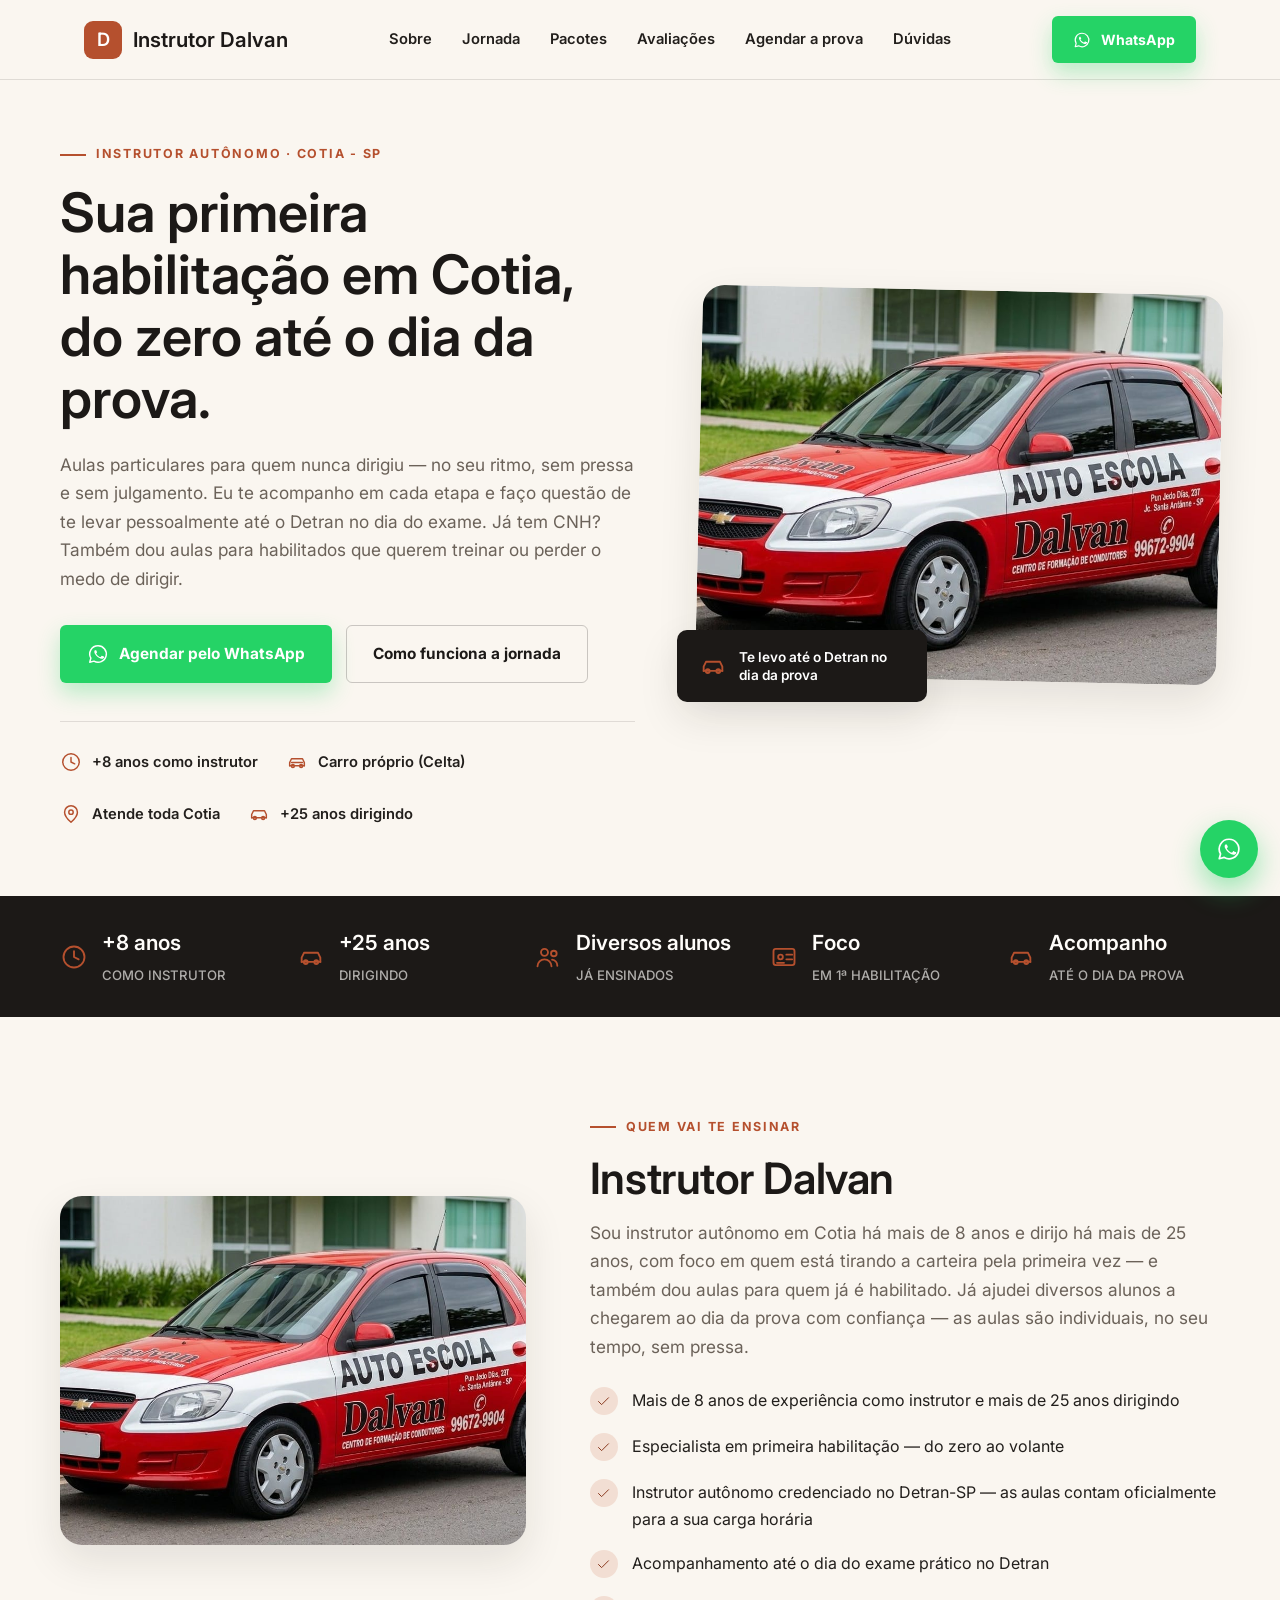
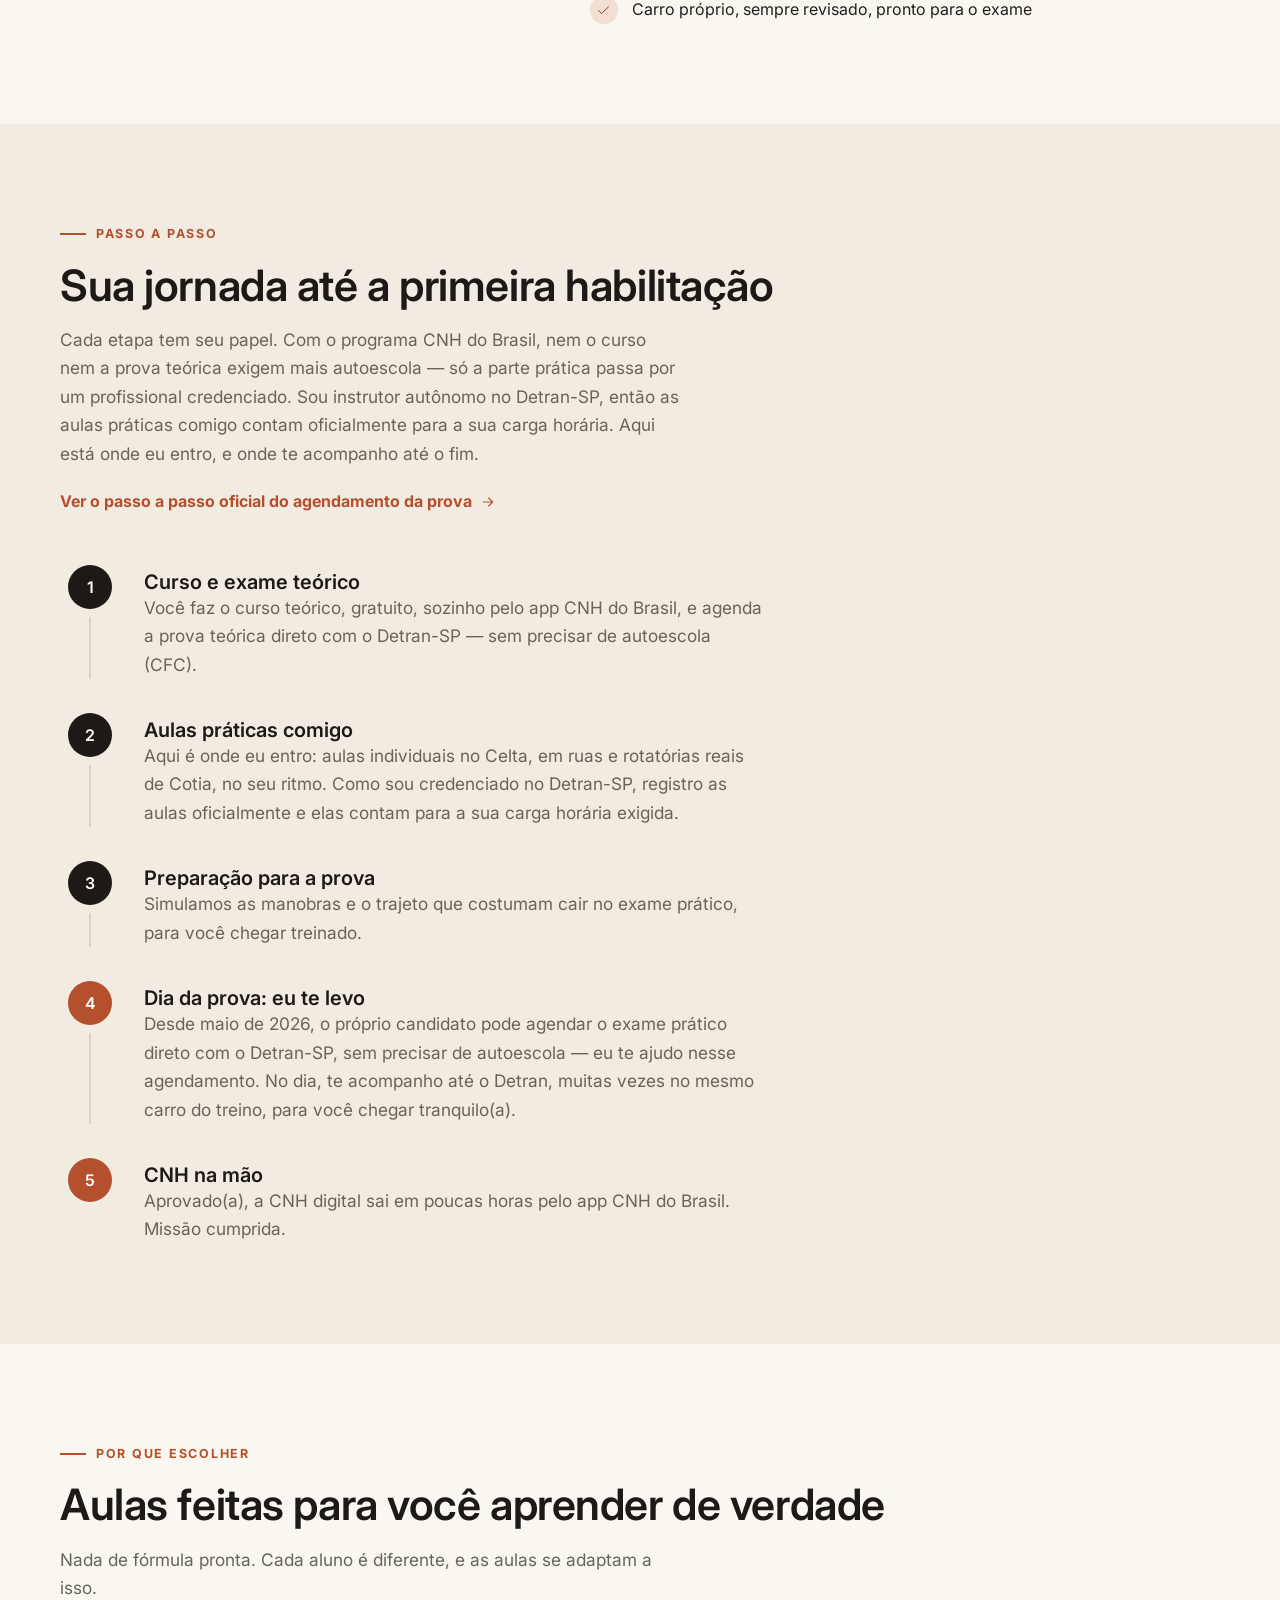
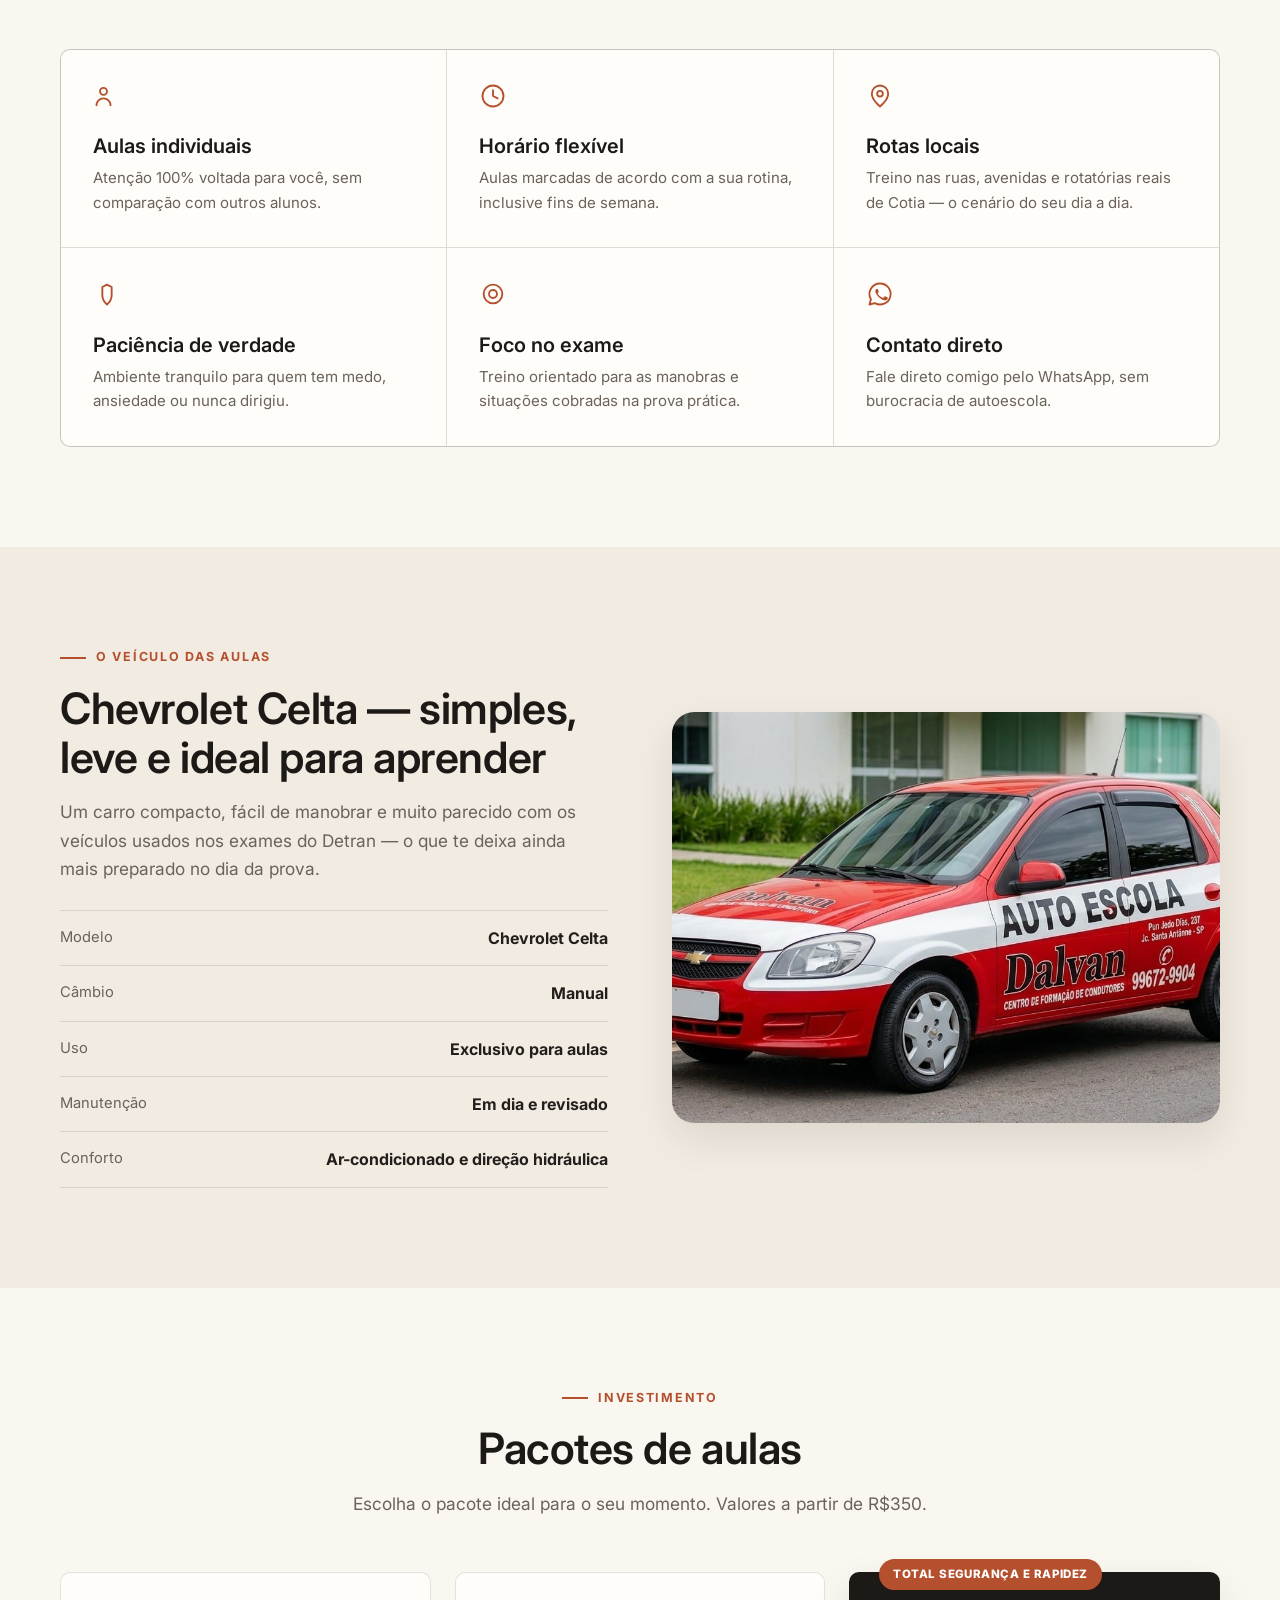
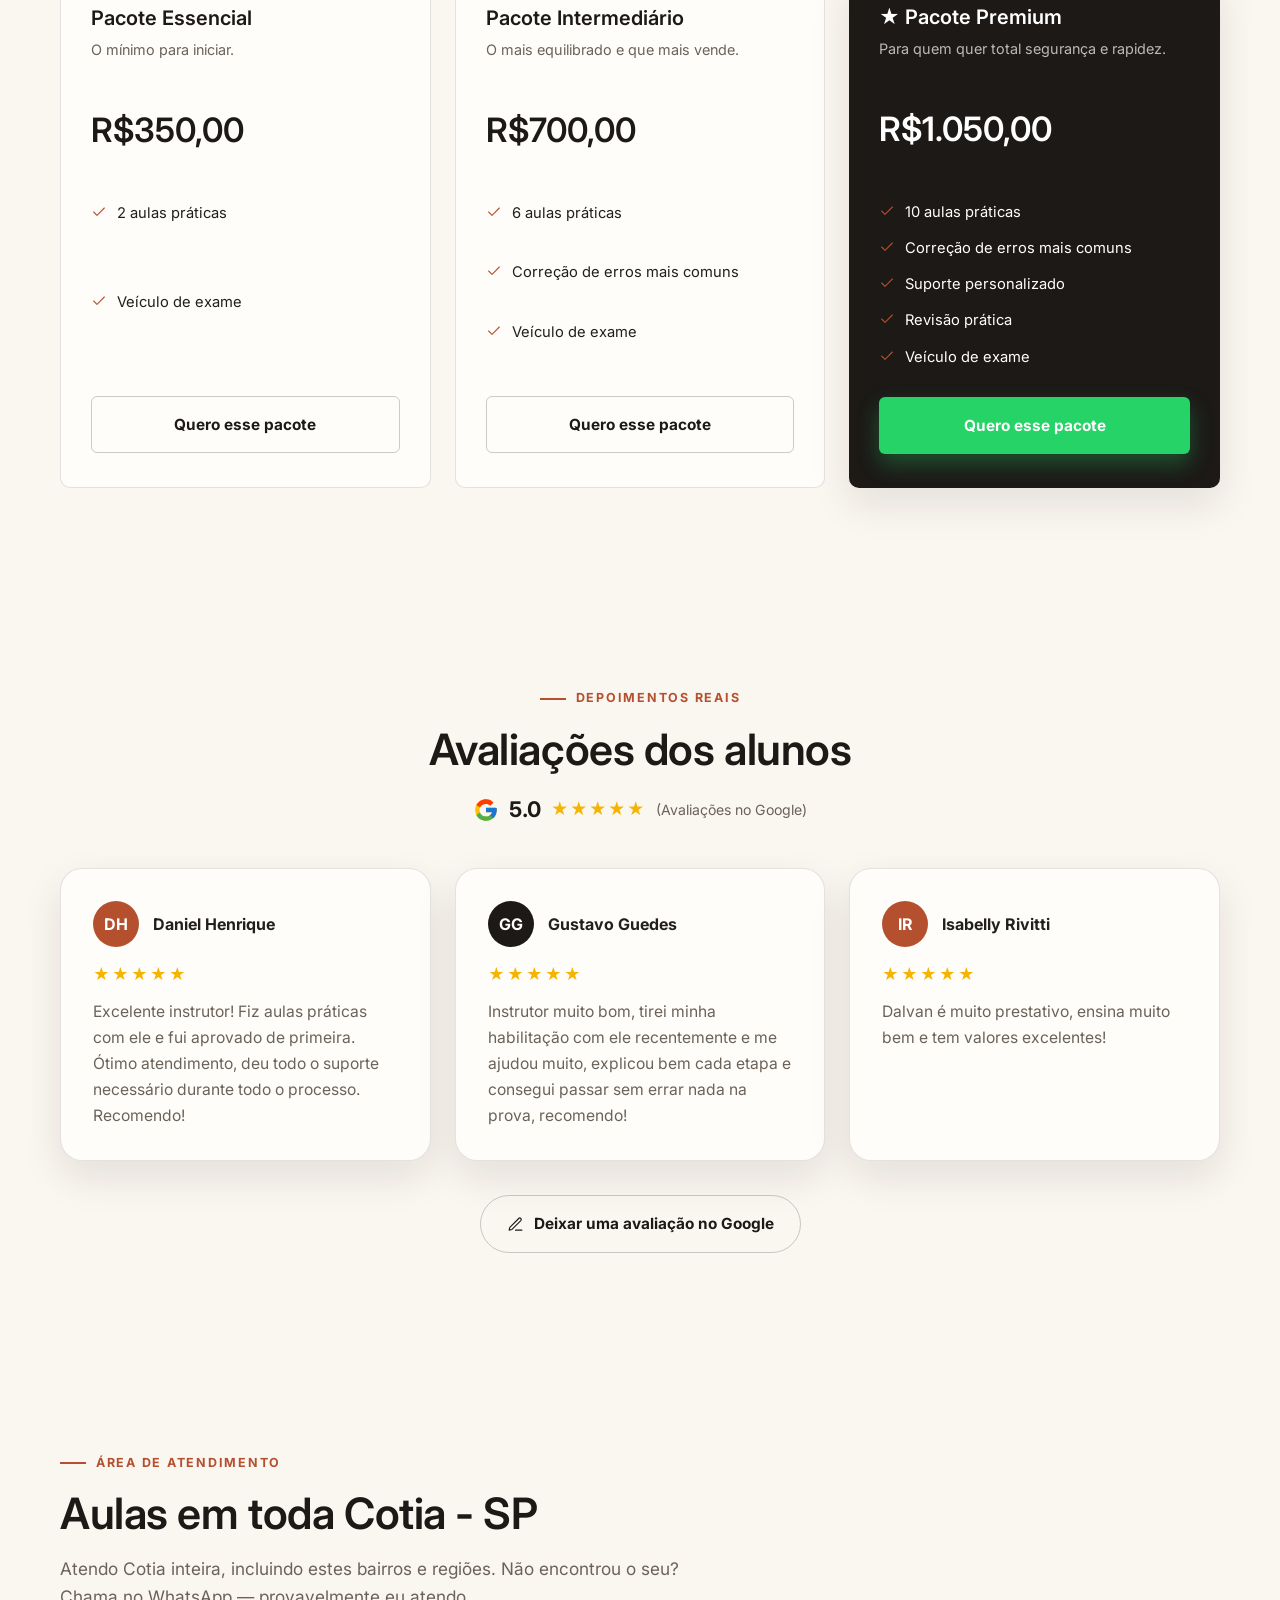
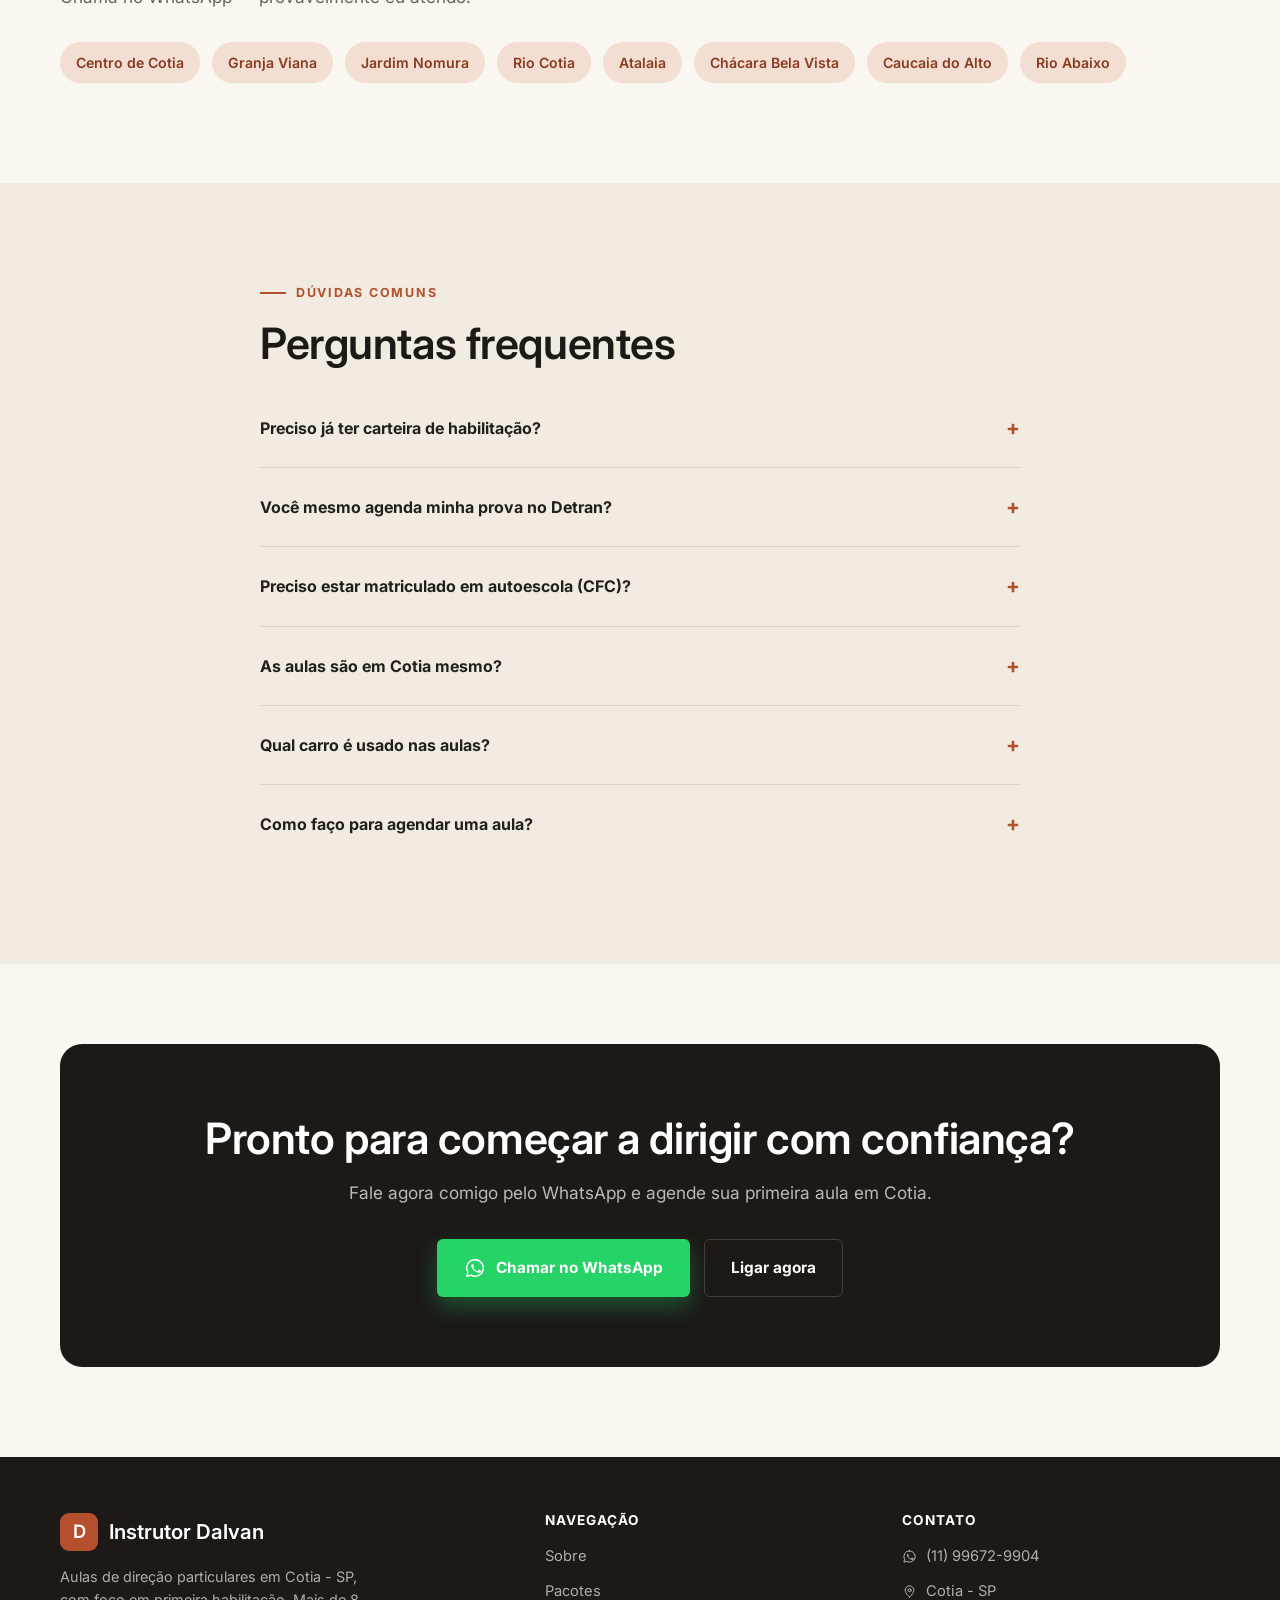
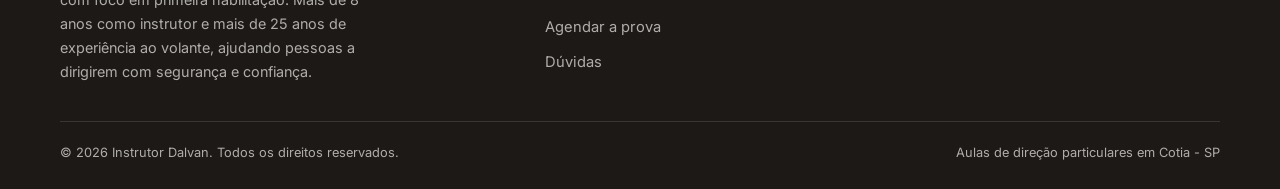
<file: index.html>
<!DOCTYPE html>
<html lang="pt-BR">
<head>
<meta charset="UTF-8">
<meta name="viewport" content="width=device-width, initial-scale=1.0">

<!-- Google tag (gtag.js) -->
<script async src="https://www.googletagmanager.com/gtag/js?id=G-EEBPNEE341"></script>
<script>
  window.dataLayer = window.dataLayer || [];
  function gtag(){dataLayer.push(arguments);}
  gtag('js', new Date());

  gtag('config', 'G-EEBPNEE341');
</script>

<!-- =========================================================
     SEO — TÍTULO E DESCRIÇÃO
     Troque o texto entre as aspas para alterar o que aparece
     no Google e nas abas do navegador.
     ========================================================= -->
<title>Instrutor Dalvan | Aulas de Direção para 1ª Habilitação em Cotia - SP</title>
<meta name="description" content="Instrutor autônomo credenciado no Detran-SP em Cotia, especializado em primeira habilitação: aulas práticas que contam oficialmente para sua carga horária, carro próprio (Celta) e acompanhamento até o dia da prova no Detran. Também aulas para habilitados. Pacotes a partir de R$350.">
<meta name="keywords" content="instrutor de direção Cotia, aulas de direção Cotia, primeira habilitação Cotia, aula particular de direção, instrutor autônomo, medo de dirigir Cotia, agendar prova Detran, exame prático Detran SP, autoescola Cotia, instrutor Granja Viana">
<meta name="author" content="Instrutor Dalvan">
<meta name="robots" content="index, follow, max-image-preview:large">
<link rel="canonical" href="https://instrutordalvan.com.br/">

<!-- GEO — SEO Local (ajuda o Google a saber que o negócio é em Cotia/SP) -->
<meta name="geo.region" content="BR-SP">
<meta name="geo.placename" content="Cotia">
<meta name="geo.position" content="-23.6035;-46.9186">
<meta name="ICBM" content="-23.6035, -46.9186">

<!-- Redes sociais -->
<meta property="og:type" content="website">
<meta property="og:site_name" content="Instrutor Dalvan">
<meta property="og:title" content="Instrutor Dalvan | Aulas de Direção para 1ª Habilitação em Cotia - SP">
<meta property="og:description" content="Aulas práticas individuais com quem entende de primeira habilitação. +8 anos como instrutor e mais de 25 anos de experiência ao volante, carro próprio e acompanhamento até o dia da prova.">
<meta property="og:image" content="https://instrutordalvan.com.br/img/nova-capa-compartilhamento.jpg">
<meta property="og:image:secure_url" content="https://instrutordalvan.com.br/img/nova-capa-compartilhamento.jpg">
<meta property="og:image:width" content="1200">
<meta property="og:image:height" content="630">
<meta property="og:image:type" content="image/jpeg">
<meta property="og:image:alt" content="Carro Celta do Instrutor Dalvan, usado nas aulas de direção para primeira habilitação em Cotia - SP">
<meta property="og:url" content="https://instrutordalvan.com.br/">
<meta property="og:locale" content="pt_BR">
<meta name="twitter:card" content="summary_large_image">
<meta name="twitter:title" content="Instrutor Dalvan | Aulas de Direção para 1ª Habilitação em Cotia - SP">
<meta name="twitter:description" content="Aulas práticas individuais com quem entende de primeira habilitação. +8 anos como instrutor e mais de 25 anos de experiência ao volante, carro próprio e acompanhamento até o dia da prova.">
<meta name="twitter:image" content="https://instrutordalvan.com.br/img/nova-capa-compartilhamento.jpg">
<meta name="twitter:image:alt" content="Carro Celta do Instrutor Dalvan, usado nas aulas de direção para primeira habilitação em Cotia - SP">
<meta name="theme-color" content="#c1531f">

<link rel="icon" type="image/png" href="img/favicon.png">
<link rel="stylesheet" href="style.css">

<!-- =========================================================
     DADOS ESTRUTURADOS (Schema.org)
     ========================================================= -->
<script type="application/ld+json">
{
  "@context": "https://schema.org",
  "@type": "DrivingSchool",
  "@id": "https://instrutordalvan.com.br/#negocio",
  "name": "Instrutor Dalvan - Aulas de Direção",
  "url": "https://instrutordalvan.com.br/",
  "image": "https://instrutordalvan.com.br/img/nova-capa-compartilhamento.jpg",
  "logo": "https://instrutordalvan.com.br/img/favicon.png",
  "description": "Instrutor autônomo credenciado no Detran-SP em Cotia (SP), especializado em aulas práticas para primeira habilitação, com mais de 8 anos como instrutor e mais de 25 anos de experiência como motorista. As aulas contam oficialmente para a carga horária exigida pelo Detran. Carro próprio (Celta) e acompanhamento até o dia da prova.",
  "telephone": "+5511996729904",
  "priceRange": "R$350 - R$1050",
  "address": {
    "@type": "PostalAddress",
    "addressLocality": "Cotia",
    "addressRegion": "SP",
    "addressCountry": "BR"
  },
  "geo": {
    "@type": "GeoCoordinates",
    "latitude": -23.6035,
    "longitude": -46.9186
  },
  "areaServed": [
    { "@type": "City", "name": "Cotia" },
    { "@type": "Place", "name": "Granja Viana" },
    { "@type": "Place", "name": "Jardim Nomura" },
    { "@type": "Place", "name": "Rio Cotia" },
    { "@type": "Place", "name": "Atalaia" },
    { "@type": "Place", "name": "Chácara Bela Vista" },
    { "@type": "Place", "name": "Caucaia do Alto" },
    { "@type": "Place", "name": "Rio Abaixo" }
  ],
  "openingHoursSpecification": {
    "@type": "OpeningHoursSpecification",
    "dayOfWeek": ["Monday","Tuesday","Wednesday","Thursday","Friday","Saturday","Sunday"],
    "opens": "07:00",
    "closes": "20:00"
  },
  "hasOfferCatalog": {
    "@type": "OfferCatalog",
    "name": "Pacotes de aulas de direção",
    "itemListElement": [
      {
        "@type": "Offer",
        "name": "Pacote Essencial",
        "description": "2 aulas práticas e veículo para o exame. O mínimo para iniciar.",
        "price": "350",
        "priceCurrency": "BRL"
      },
      {
        "@type": "Offer",
        "name": "Pacote Intermediário",
        "description": "6 aulas práticas, correção dos erros mais comuns e veículo para o exame. O mais equilibrado e que mais vende.",
        "price": "700",
        "priceCurrency": "BRL"
      },
      {
        "@type": "Offer",
        "name": "Pacote Premium",
        "description": "10 aulas práticas, correção dos erros mais comuns, suporte personalizado, revisão prática e veículo para o exame. Para quem quer total segurança e rapidez.",
        "price": "1050",
        "priceCurrency": "BRL"
      }
    ]
  }
}
</script>

<!-- Dados estruturados: Perguntas Frequentes (ajuda o Google e IAs a responderem direto) -->
<script type="application/ld+json">
{
  "@context": "https://schema.org",
  "@type": "FAQPage",
  "mainEntity": [
    {
      "@type": "Question",
      "name": "Preciso já ter carteira de habilitação?",
      "acceptedAnswer": {
        "@type": "Answer",
        "text": "Não. O foco do Instrutor Dalvan é em quem está aprendendo do zero para tirar a primeira CNH, mas ele também atende quem já tem carteira e quer treinar ou perder o medo de dirigir."
      }
    },
    {
      "@type": "Question",
      "name": "Quem agenda a prova prática no Detran?",
      "acceptedAnswer": {
        "@type": "Answer",
        "text": "Desde maio de 2026, o Detran-SP permite que o próprio candidato agende o exame prático diretamente, sem depender de autoescola. O instrutor Dalvan é credenciado como instrutor autônomo no Detran-SP, então as aulas práticas com ele contam oficialmente para a carga horária do aluno, que é ajudado no agendamento e acompanhado até o Detran no dia do exame."
      }
    },
    {
      "@type": "Question",
      "name": "Preciso estar matriculado em autoescola (CFC)?",
      "acceptedAnswer": {
        "@type": "Answer",
        "text": "Não. Com o programa CNH do Brasil, o curso teórico é gratuito e feito sozinho pelo app CNH do Brasil, e a prova teórica é agendada direto no Detran-SP — sem precisar de autoescola ou CFC. A única etapa que passa por um profissional credenciado é a prática, com o instrutor Dalvan, que é autônomo credenciado no Detran-SP e cujas aulas contam oficialmente para a carga horária do aluno."
      }
    },
    {
      "@type": "Question",
      "name": "As aulas são em Cotia mesmo?",
      "acceptedAnswer": {
        "@type": "Answer",
        "text": "Sim, o Instrutor Dalvan é autônomo, baseado em Cotia - SP, e atende a cidade e bairros da região, como Granja Viana, Jardim Nomura, Rio Cotia, Atalaia e Chácara Bela Vista."
      }
    },
    {
      "@type": "Question",
      "name": "Qual carro é usado nas aulas de direção?",
      "acceptedAnswer": {
        "@type": "Answer",
        "text": "As aulas são feitas em um Chevrolet Celta, câmbio manual, de uso exclusivo para as aulas e sempre revisado."
      }
    },
    {
      "@type": "Question",
      "name": "Como faço para agendar uma aula de direção em Cotia?",
      "acceptedAnswer": {
        "@type": "Answer",
        "text": "Basta clicar em qualquer botão de WhatsApp do site e chamar o Instrutor Dalvan diretamente, sem burocracia de autoescola."
      }
    }
  ]
}
</script>
</head>
<body>

<!-- =========================================================
     CABEÇALHO / MENU
     ========================================================= -->
<header>
  <nav class="nav">
    <a href="/" class="logo">
      <span class="logo-badge">D</span>
      Instrutor Dalvan
    </a>
    <ul class="nav-links" id="navLinks">
      <li><a href="#sobre">Sobre</a></li>
      <li><a href="#jornada">Jornada</a></li>
      <li><a href="#pacotes">Pacotes</a></li>
      <li><a href="#avaliacoes">Avaliações</a></li>
      <li><a href="/prova/">Agendar a prova</a></li>
      <li><a href="#faq">Dúvidas</a></li>
    </ul>
    <div class="nav-cta">
      <a class="btn btn-primary" href="https://wa.me/5511996729904?text=Ol%C3%A1%2C%20Dalvan!%20Vi%20seu%20site%20e%20quero%20saber%20mais%20sobre%20as%20aulas%20de%20dire%C3%A7%C3%A3o." target="_blank" rel="noopener">
        <svg class="icon" viewBox="0 0 24 24" style="stroke:#fff; width:18px; height:18px;"><path d="M12 3a9 9 0 0 0-7.8 13.5L3 21l4.6-1.2A9 9 0 1 0 12 3z"/><path d="M8.4 8.3c.2-.5.5-.5.7-.5h.5c.2 0 .4 0 .6.4.2.5.7 1.6.7 1.7.1.1.1.3 0 .4-.1.2-.2.3-.3.4-.1.1-.3.3-.4.4-.1.1-.3.3-.1.6.2.3.8 1.3 1.7 2.1 1.2 1 2.1 1.3 2.5 1.5.3.1.5.1.6-.1.2-.2.7-.8.9-1.1.2-.3.4-.2.6-.1.2.1 1.5.7 1.8.8.3.1.5.2.5.3 0 .2 0 .9-.3 1.3-.3.4-1.4 1-2 1-.6 0-1.5-.2-3.4-1.2-2.4-1.3-3.9-3.8-4-4-.1-.2-1-1.3-1-2.5 0-1.2.6-1.8.8-2z" fill="currentColor" stroke="none"/></svg>
        WhatsApp
      </a>
      <button class="menu-toggle" id="menuToggle" aria-label="Abrir menu">&#9776;</button>
    </div>
  </nav>
</header>

<!-- =========================================================
     HERO
     ========================================================= -->
<section style="padding-top:64px; padding-bottom:0;">
  <div class="container grid-2" style="padding-bottom:70px;">
    <div>
      <span class="kicker">Instrutor autônomo · Cotia - SP</span>
      <h1 style="font-size:clamp(2.2rem,4.4vw,3.4rem); margin-bottom:22px;">Sua primeira habilitação em Cotia, do zero até o dia da prova.</h1>
      <p class="lead" style="margin-bottom:32px;">Aulas particulares para quem nunca dirigiu — no seu ritmo, sem pressa e sem julgamento. Eu te acompanho em cada etapa e faço questão de te levar pessoalmente até o Detran no dia do exame. Já tem CNH? Também dou aulas para habilitados que querem treinar ou perder o medo de dirigir.</p>
      <div style="display:flex; flex-wrap:wrap; gap:14px; margin-bottom:38px;">
        <a class="btn btn-primary" href="https://wa.me/5511996729904?text=Ol%C3%A1%2C%20Dalvan!%20Quero%20agendar%20uma%20aula." target="_blank" rel="noopener">
          <svg class="icon" viewBox="0 0 24 24" style="stroke:#fff;"><path d="M12 3a9 9 0 0 0-7.8 13.5L3 21l4.6-1.2A9 9 0 1 0 12 3z"/><path d="M8.4 8.3c.2-.5.5-.5.7-.5h.5c.2 0 .4 0 .6.4.2.5.7 1.6.7 1.7.1.1.1.3 0 .4-.1.2-.2.3-.3.4-.1.1-.3.3-.4.4-.1.1-.3.3-.1.6.2.3.8 1.3 1.7 2.1 1.2 1 2.1 1.3 2.5 1.5.3.1.5.1.6-.1.2-.2.7-.8.9-1.1.2-.3.4-.2.6-.1.2.1 1.5.7 1.8.8.3.1.5.2.5.3 0 .2 0 .9-.3 1.3-.3.4-1.4 1-2 1-.6 0-1.5-.2-3.4-1.2-2.4-1.3-3.9-3.8-4-4-.1-.2-1-1.3-1-2.5 0-1.2.6-1.8.8-2z" fill="currentColor" stroke="none"/></svg>
          Agendar pelo WhatsApp
        </a>
        <a class="btn btn-outline-dark" href="#jornada">Como funciona a jornada</a>
      </div>
      <div style="display:flex; flex-wrap:wrap; gap:28px; padding-top:28px; border-top:1px solid var(--linha);">
        <div style="display:flex; align-items:center; gap:10px;">
          <svg class="icon" style="color:var(--terracota);" viewBox="0 0 24 24"><circle cx="12" cy="12" r="9"/><polyline points="12 7 12 12 16 14"/></svg>
          <span style="font-weight:600; font-size:.92rem;">+8 anos como instrutor</span>
        </div>
        <div style="display:flex; align-items:center; gap:10px;">
          <svg class="icon" style="color:var(--terracota);" viewBox="0 0 24 24"><path d="M4 16.2v-3.6L6 8.4h12l2 4.2v3.6"/><path d="M4 16.2h16"/><circle cx="7.5" cy="16.4" r="1.6"/><circle cx="16.5" cy="16.4" r="1.6"/><path d="M6 12.6h12"/></svg>
          <span style="font-weight:600; font-size:.92rem;">Carro próprio (Celta)</span>
        </div>
        <div style="display:flex; align-items:center; gap:10px;">
          <svg class="icon" style="color:var(--terracota);" viewBox="0 0 24 24"><path d="M12 21s-7-6.2-7-11a7 7 0 0 1 14 0c0 4.8-7 11-7 11z"/><circle cx="12" cy="10" r="2.4"/></svg>
          <span style="font-weight:600; font-size:.92rem;">Atende toda Cotia</span>
        </div>
        <div style="display:flex; align-items:center; gap:10px;">
          <svg class="icon" style="color:var(--terracota);" viewBox="0 0 24 24"><path d="M4 16.2v-3.6L6 8.4h12l2 4.2v3.6"/><path d="M4 16.2h16"/><circle cx="7.5" cy="16.4" r="1.6"/><circle cx="16.5" cy="16.4" r="1.6"/></svg>
          <span style="font-weight:600; font-size:.92rem;">+25 anos dirigindo</span>
        </div>
      </div>
    </div>

    <div class="hero-visual-col" style="position:relative;">
      <div style="border-radius: var(--radius-lg); overflow:hidden; box-shadow: var(--sombra); transform: rotate(1.2deg); aspect-ratio:4/3;">
        <img src="img/hero-instrutor.jpg" alt="Carro Chevrolet Celta do Instrutor Dalvan, usado nas aulas de direção para primeira habilitação em Cotia" width="1200" height="900" fetchpriority="high" style="width:100%; height:100%; object-fit:cover; object-position:center;">
      </div>
      <div class="hero-badge" style="position:absolute; bottom:-22px; left:-22px; background: var(--carvao); color:#fff; padding: 18px 22px; border-radius: var(--radius); box-shadow: var(--sombra); display:flex; align-items:center; gap:12px; max-width:250px;">
        <svg class="icon icon-lg" style="color: var(--terracota); flex:none;" viewBox="0 0 24 24"><path d="M4 16.2v-3.6L6 8.4h12l2 4.2v3.6"/><path d="M4 16.2h16"/><circle cx="7.5" cy="16.4" r="1.6"/><circle cx="16.5" cy="16.4" r="1.6"/></svg>
        <span style="font-size:.85rem; font-weight:600; line-height:1.35;">Te levo até o Detran no dia da prova</span>
      </div>
    </div>
  </div>
</section>

<!-- Faixa de confiança -->
<div class="trust-strip">
  <div class="container">
    <div class="trust-item">
      <svg class="icon icon-lg" viewBox="0 0 24 24"><circle cx="12" cy="12" r="9"/><polyline points="12 7 12 12 16 14"/></svg>
      <div><strong>+8 anos</strong><span>COMO INSTRUTOR</span></div>
    </div>
    <div class="trust-item">
      <svg class="icon icon-lg" viewBox="0 0 24 24"><path d="M4 16.2v-3.6L6 8.4h12l2 4.2v3.6"/><path d="M4 16.2h16"/><circle cx="7.5" cy="16.4" r="1.6"/><circle cx="16.5" cy="16.4" r="1.6"/></svg>
      <div><strong>+25 anos</strong><span>DIRIGINDO</span></div>
    </div>
    <div class="trust-item">
      <svg class="icon icon-lg" viewBox="0 0 24 24"><circle cx="9" cy="8" r="3"/><path d="M3 20c0-3.3 2.7-6 6-6s6 2.7 6 6"/><circle cx="17" cy="9" r="2.4"/><path d="M15.5 14.2c2.6.4 4.5 2.6 4.5 5.3"/></svg>
      <div><strong>Diversos alunos</strong><span>JÁ ENSINADOS</span></div>
    </div>
    <div class="trust-item">
      <svg class="icon icon-lg" viewBox="0 0 24 24"><rect x="3" y="5" width="18" height="14" rx="2"/><circle cx="9" cy="12" r="2"/><path d="M14 10h5M14 14h5M6 17h6"/></svg>
      <div><strong>Foco</strong><span>EM 1ª HABILITAÇÃO</span></div>
    </div>
    <div class="trust-item">
      <svg class="icon icon-lg" viewBox="0 0 24 24"><path d="M4 16.2v-3.6L6 8.4h12l2 4.2v3.6"/><path d="M4 16.2h16"/><circle cx="7.5" cy="16.4" r="1.6"/><circle cx="16.5" cy="16.4" r="1.6"/></svg>
      <div><strong>Acompanho</strong><span>ATÉ O DIA DA PROVA</span></div>
    </div>
  </div>
</div>

<!-- =========================================================
     SOBRE O INSTRUTOR
     ========================================================= -->
<section id="sobre">
  <div class="container grid-2-rev">
    <div class="reveal" style="border-radius: var(--radius-lg); overflow:hidden; box-shadow: var(--sombra); aspect-ratio:4/3;">
      <img src="img/instrutor-perfil.jpg" alt="Carro de aula do Instrutor Dalvan, Chevrolet Celta identificado, usado nas aulas de direção em Cotia" width="1000" height="750" loading="lazy" style="width:100%; height:100%; object-fit:cover; object-position:center;">
    </div>
    <div class="reveal">
      <span class="kicker">Quem vai te ensinar</span>
      <h2>Instrutor Dalvan</h2>
      <p class="lead" style="margin-bottom:26px;">Sou instrutor autônomo em Cotia há mais de 8 anos e dirijo há mais de 25 anos, com foco em quem está tirando a carteira pela primeira vez — e também dou aulas para quem já é habilitado. Já ajudei diversos alunos a chegarem ao dia da prova com confiança — as aulas são individuais, no seu tempo, sem pressa.</p>
      <div style="display:grid; gap:18px;">
        <div style="display:flex; gap:14px; align-items:flex-start;">
          <span style="flex:none; width:28px;height:28px;border-radius:50%; background:var(--terracota-luz); color:var(--terracota-escuro); display:flex; align-items:center; justify-content:center;">
            <svg class="icon" style="width:15px;height:15px;" viewBox="0 0 24 24"><polyline points="20 6 9 17 4 12"/></svg>
          </span>
          <span>Mais de 8 anos de experiência como instrutor e mais de 25 anos dirigindo</span>
        </div>
        <div style="display:flex; gap:14px; align-items:flex-start;">
          <span style="flex:none; width:28px;height:28px;border-radius:50%; background:var(--terracota-luz); color:var(--terracota-escuro); display:flex; align-items:center; justify-content:center;">
            <svg class="icon" style="width:15px;height:15px;" viewBox="0 0 24 24"><polyline points="20 6 9 17 4 12"/></svg>
          </span>
          <span>Especialista em primeira habilitação — do zero ao volante</span>
        </div>
        <div style="display:flex; gap:14px; align-items:flex-start;">
          <span style="flex:none; width:28px;height:28px;border-radius:50%; background:var(--terracota-luz); color:var(--terracota-escuro); display:flex; align-items:center; justify-content:center;">
            <svg class="icon" style="width:15px;height:15px;" viewBox="0 0 24 24"><polyline points="20 6 9 17 4 12"/></svg>
          </span>
          <span>Instrutor autônomo credenciado no Detran-SP — as aulas contam oficialmente para a sua carga horária</span>
        </div>
        <div style="display:flex; gap:14px; align-items:flex-start;">
          <span style="flex:none; width:28px;height:28px;border-radius:50%; background:var(--terracota-luz); color:var(--terracota-escuro); display:flex; align-items:center; justify-content:center;">
            <svg class="icon" style="width:15px;height:15px;" viewBox="0 0 24 24"><polyline points="20 6 9 17 4 12"/></svg>
          </span>
          <span>Acompanhamento até o dia do exame prático no Detran</span>
        </div>
        <div style="display:flex; gap:14px; align-items:flex-start;">
          <span style="flex:none; width:28px;height:28px;border-radius:50%; background:var(--terracota-luz); color:var(--terracota-escuro); display:flex; align-items:center; justify-content:center;">
            <svg class="icon" style="width:15px;height:15px;" viewBox="0 0 24 24"><polyline points="20 6 9 17 4 12"/></svg>
          </span>
          <span>Carro próprio, sempre revisado, pronto para o exame</span>
        </div>
      </div>
    </div>
  </div>
</section>

<!-- =========================================================
     JORNADA — do zero até a CNH
     ========================================================= -->
<section id="jornada" style="background: var(--creme-2);">
  <div class="container">
    <span class="kicker">Passo a passo</span>
    <h2>Sua jornada até a primeira habilitação</h2>
    <p class="lead" style="margin-bottom:20px;">Cada etapa tem seu papel. Com o programa CNH do Brasil, nem o curso nem a prova teórica exigem mais autoescola — só a parte prática passa por um profissional credenciado. Sou instrutor autônomo no Detran-SP, então as aulas práticas comigo contam oficialmente para a sua carga horária. Aqui está onde eu entro, e onde te acompanho até o fim.</p>
    <a href="/prova/" style="display:inline-flex; align-items:center; gap:8px; font-weight:700; color:var(--terracota); margin-bottom:50px;">
      Ver o passo a passo oficial do agendamento da prova
      <svg class="icon" style="width:16px;height:16px;" viewBox="0 0 24 24"><path d="M5 12h14M13 6l6 6-6 6"/></svg>
    </a>

    <div style="display:grid; gap:0;">
      <div class="reveal" style="display:grid; grid-template-columns: 60px 1fr; gap:24px; padding-bottom:34px; position:relative;">
        <div style="display:flex; flex-direction:column; align-items:center;">
          <span style="width:44px;height:44px;border-radius:50%; background:var(--carvao); color:#fff; display:flex; align-items:center; justify-content:center; font-family:var(--serif); font-weight:600;">1</span>
          <span style="flex:1; width:2px; background:var(--linha); margin-top:8px;"></span>
        </div>
        <div style="padding-top:6px;">
          <h3>Curso e exame teórico</h3>
          <p class="lead">Você faz o curso teórico, gratuito, sozinho pelo app CNH do Brasil, e agenda a prova teórica direto com o Detran-SP — sem precisar de autoescola (CFC).</p>
        </div>
      </div>

      <div class="reveal" style="display:grid; grid-template-columns: 60px 1fr; gap:24px; padding-bottom:34px;">
        <div style="display:flex; flex-direction:column; align-items:center;">
          <span style="width:44px;height:44px;border-radius:50%; background:var(--carvao); color:#fff; display:flex; align-items:center; justify-content:center; font-family:var(--serif); font-weight:600;">2</span>
          <span style="flex:1; width:2px; background:var(--linha); margin-top:8px;"></span>
        </div>
        <div style="padding-top:6px;">
          <h3>Aulas práticas comigo</h3>
          <p class="lead">Aqui é onde eu entro: aulas individuais no Celta, em ruas e rotatórias reais de Cotia, no seu ritmo. Como sou credenciado no Detran-SP, registro as aulas oficialmente e elas contam para a sua carga horária exigida.</p>
        </div>
      </div>

      <div class="reveal" style="display:grid; grid-template-columns: 60px 1fr; gap:24px; padding-bottom:34px;">
        <div style="display:flex; flex-direction:column; align-items:center;">
          <span style="width:44px;height:44px;border-radius:50%; background:var(--carvao); color:#fff; display:flex; align-items:center; justify-content:center; font-family:var(--serif); font-weight:600;">3</span>
          <span style="flex:1; width:2px; background:var(--linha); margin-top:8px;"></span>
        </div>
        <div style="padding-top:6px;">
          <h3>Preparação para a prova</h3>
          <p class="lead">Simulamos as manobras e o trajeto que costumam cair no exame prático, para você chegar treinado.</p>
        </div>
      </div>

      <div class="reveal" style="display:grid; grid-template-columns: 60px 1fr; gap:24px; padding-bottom:34px;">
        <div style="display:flex; flex-direction:column; align-items:center;">
          <span style="width:44px;height:44px;border-radius:50%; background:var(--terracota); color:#fff; display:flex; align-items:center; justify-content:center; font-family:var(--serif); font-weight:600;">4</span>
          <span style="flex:1; width:2px; background:var(--linha); margin-top:8px;"></span>
        </div>
        <div style="padding-top:6px;">
          <h3>Dia da prova: eu te levo</h3>
          <p class="lead">Desde maio de 2026, o próprio candidato pode agendar o exame prático direto com o Detran-SP, sem precisar de autoescola — eu te ajudo nesse agendamento. No dia, te acompanho até o Detran, muitas vezes no mesmo carro do treino, para você chegar tranquilo(a).</p>
        </div>
      </div>

      <div class="reveal" style="display:grid; grid-template-columns: 60px 1fr; gap:24px;">
        <div style="display:flex; flex-direction:column; align-items:center;">
          <span style="width:44px;height:44px;border-radius:50%; background:var(--terracota); color:#fff; display:flex; align-items:center; justify-content:center; font-family:var(--serif); font-weight:600;">5</span>
        </div>
        <div style="padding-top:6px;">
          <h3>CNH na mão</h3>
          <p class="lead">Aprovado(a), a CNH digital sai em poucas horas pelo app CNH do Brasil. Missão cumprida.</p>
        </div>
      </div>
    </div>
  </div>
</section>

<!-- =========================================================
     DIFERENCIAIS
     ========================================================= -->
<section id="diferenciais">
  <div class="container">
    <span class="kicker">Por que escolher</span>
    <h2>Aulas feitas para você aprender de verdade</h2>
    <p class="lead" style="margin-bottom:46px;">Nada de fórmula pronta. Cada aluno é diferente, e as aulas se adaptam a isso.</p>

    <div class="cards-3">
      <div class="reveal" style="background:var(--papel); padding:32px;">
        <svg class="icon icon-lg" style="color:var(--terracota); margin-bottom:18px;" viewBox="0 0 24 24"><circle cx="9" cy="8" r="3"/><path d="M3 20c0-3.3 2.7-6 6-6s6 2.7 6 6"/></svg>
        <h3 style="margin-bottom:8px;">Aulas individuais</h3>
        <p class="lead" style="font-size:.94rem;">Atenção 100% voltada para você, sem comparação com outros alunos.</p>
      </div>
      <div class="reveal" style="background:var(--papel); padding:32px;">
        <svg class="icon icon-lg" style="color:var(--terracota); margin-bottom:18px;" viewBox="0 0 24 24"><circle cx="12" cy="12" r="9"/><polyline points="12 7 12 12 16 14"/></svg>
        <h3 style="margin-bottom:8px;">Horário flexível</h3>
        <p class="lead" style="font-size:.94rem;">Aulas marcadas de acordo com a sua rotina, inclusive fins de semana.</p>
      </div>
      <div class="reveal" style="background:var(--papel); padding:32px; ">
        <svg class="icon icon-lg" style="color:var(--terracota); margin-bottom:18px;" viewBox="0 0 24 24"><path d="M12 21s-7-6.2-7-11a7 7 0 0 1 14 0c0 4.8-7 11-7 11z"/><circle cx="12" cy="10" r="2.4"/></svg>
        <h3 style="margin-bottom:8px;">Rotas locais</h3>
        <p class="lead" style="font-size:.94rem;">Treino nas ruas, avenidas e rotatórias reais de Cotia — o cenário do seu dia a dia.</p>
      </div>
      <div class="reveal" style="background:var(--papel); padding:32px; ">
        <svg class="icon icon-lg" style="color:var(--terracota); margin-bottom:18px;" viewBox="0 0 24 24"><path d="M12 21s-4-3.6-4-8V6l4-2 4 2v7c0 4.4-4 8-4 8z"/></svg>
        <h3 style="margin-bottom:8px;">Paciência de verdade</h3>
        <p class="lead" style="font-size:.94rem;">Ambiente tranquilo para quem tem medo, ansiedade ou nunca dirigiu.</p>
      </div>
      <div class="reveal" style="background:var(--papel); padding:32px;">
        <svg class="icon icon-lg" style="color:var(--terracota); margin-bottom:18px;" viewBox="0 0 24 24"><circle cx="12" cy="12" r="8"/><circle cx="12" cy="12" r="3.4"/></svg>
        <h3 style="margin-bottom:8px;">Foco no exame</h3>
        <p class="lead" style="font-size:.94rem;">Treino orientado para as manobras e situações cobradas na prova prática.</p>
      </div>
      <div class="reveal" style="background:var(--papel); padding:32px; ">
        <svg class="icon icon-lg" style="color:var(--terracota); margin-bottom:18px;" viewBox="0 0 24 24"><path d="M12 3a9 9 0 0 0-7.8 13.5L3 21l4.6-1.2A9 9 0 1 0 12 3z"/><path d="M8.4 8.3c.2-.5.5-.5.7-.5h.5c.2 0 .4 0 .6.4.2.5.7 1.6.7 1.7.1.1.1.3 0 .4-.1.2-.2.3-.3.4-.1.1-.3.3-.4.4-.1.1-.3.3-.1.6.2.3.8 1.3 1.7 2.1 1.2 1 2.1 1.3 2.5 1.5.3.1.5.1.6-.1.2-.2.7-.8.9-1.1.2-.3.4-.2.6-.1.2.1 1.5.7 1.8.8.3.1.5.2.5.3 0 .2 0 .9-.3 1.3-.3.4-1.4 1-2 1-.6 0-1.5-.2-3.4-1.2-2.4-1.3-3.9-3.8-4-4-.1-.2-1-1.3-1-2.5 0-1.2.6-1.8.8-2z" fill="currentColor" stroke="none"/></svg>
        <h3 style="margin-bottom:8px;">Contato direto</h3>
        <p class="lead" style="font-size:.94rem;">Fale direto comigo pelo WhatsApp, sem burocracia de autoescola.</p>
      </div>
    </div>
  </div>
</section>

<!-- =========================================================
     O CARRO
     ========================================================= -->
<section style="background: var(--creme-2);">
  <div class="container grid-2-even">
    <div class="reveal">
      <span class="kicker">O veículo das aulas</span>
      <h2>Chevrolet Celta — simples, leve e ideal para aprender</h2>
      <p class="lead" style="margin-bottom:26px;">Um carro compacto, fácil de manobrar e muito parecido com os veículos usados nos exames do Detran — o que te deixa ainda mais preparado no dia da prova.</p>
      <div style="display:grid; gap:0; border-top:1px solid var(--linha);">
        <div style="display:flex; justify-content:space-between; padding:14px 0; border-bottom:1px solid var(--linha);"><span class="lead" style="font-size:.92rem;">Modelo</span><b>Chevrolet Celta</b></div>
        <div style="display:flex; justify-content:space-between; padding:14px 0; border-bottom:1px solid var(--linha);"><span class="lead" style="font-size:.92rem;">Câmbio</span><b>Manual</b></div>
        <div style="display:flex; justify-content:space-between; padding:14px 0; border-bottom:1px solid var(--linha);"><span class="lead" style="font-size:.92rem;">Uso</span><b>Exclusivo para aulas</b></div>
        <div style="display:flex; justify-content:space-between; padding:14px 0; border-bottom:1px solid var(--linha);"><span class="lead" style="font-size:.92rem;">Manutenção</span><b>Em dia e revisado</b></div>
        <div style="display:flex; justify-content:space-between; gap:16px; padding:14px 0; border-bottom:1px solid var(--linha);"><span class="lead" style="font-size:.92rem;">Conforto</span><b style="text-align:right;">Ar-condicionado e direção hidráulica</b></div>
      </div>
    </div>
    <div class="reveal" style="border-radius: var(--radius-lg); overflow:hidden; box-shadow: var(--sombra); aspect-ratio:4/3;">
      <img src="img/carro-celta.jpg" alt="Carro Celta usado nas aulas de direção em Cotia" width="1000" height="750" loading="lazy" style="width:100%; height:100%; object-fit:cover; object-position:center;">
    </div>
  </div>
</section>

<!-- =========================================================
     PACOTES / PREÇOS
     Para alterar nome, preço, descrição ou itens de cada
     pacote, edite apenas o texto dentro de cada <div class="plan">.
     ========================================================= -->
<section id="pacotes">
  <div class="container">
    <span class="kicker center">Investimento</span>
    <h2 class="center">Pacotes de aulas</h2>
    <p class="lead center" style="margin-bottom:54px;">Escolha o pacote ideal para o seu momento. Valores a partir de R$350.</p>

    <div class="grid-3">

      <!-- PACOTE 1 -->
      <div class="reveal" style="background:var(--papel); border:1.5px solid var(--linha); border-radius: var(--radius); padding: 34px 30px; display:flex; flex-direction:column;">
        <h3>Pacote Essencial</h3>
        <p class="lead" style="font-size:.9rem; margin: 8px 0 22px; min-height:42px;">O mínimo para iniciar.</p>
        <div style="font-family:var(--serif); font-size:2.1rem; font-weight:600; color:var(--carvao);">R$350,00</div>
        <p class="lead" style="font-size:.8rem; margin-bottom:22px;">&nbsp;</p>
        <ul style="display:grid; gap:12px; margin-bottom:28px; flex:1;">
          <li style="display:flex; gap:10px; font-size:.92rem;"><svg class="icon" style="width:16px;height:16px; color:var(--terracota); flex:none; margin-top:3px;" viewBox="0 0 24 24"><polyline points="20 6 9 17 4 12"/></svg>2 aulas práticas</li>
          <li style="display:flex; gap:10px; font-size:.92rem;"><svg class="icon" style="width:16px;height:16px; color:var(--terracota); flex:none; margin-top:3px;" viewBox="0 0 24 24"><polyline points="20 6 9 17 4 12"/></svg>Veículo de exame</li>
        </ul>
        <a class="btn btn-outline-dark" style="justify-content:center;" href="https://wa.me/5511996729904?text=Ol%C3%A1%2C%20Dalvan!%20Quero%20o%20Pacote%20Essencial." target="_blank" rel="noopener">Quero esse pacote</a>
      </div>

      <!-- PACOTE 2 -->
      <div class="reveal" style="background:var(--papel); border:1.5px solid var(--linha); border-radius: var(--radius); padding: 34px 30px; display:flex; flex-direction:column;">
        <h3>Pacote Intermediário</h3>
        <p class="lead" style="font-size:.9rem; margin: 8px 0 22px; min-height:42px;">O mais equilibrado e que mais vende.</p>
        <div style="font-family:var(--serif); font-size:2.1rem; font-weight:600; color:var(--carvao);">R$700,00</div>
        <p class="lead" style="font-size:.8rem; margin-bottom:22px;">&nbsp;</p>
        <ul style="display:grid; gap:12px; margin-bottom:28px; flex:1;">
          <li style="display:flex; gap:10px; font-size:.92rem;"><svg class="icon" style="width:16px;height:16px; color:var(--terracota); flex:none; margin-top:3px;" viewBox="0 0 24 24"><polyline points="20 6 9 17 4 12"/></svg>6 aulas práticas</li>
          <li style="display:flex; gap:10px; font-size:.92rem;"><svg class="icon" style="width:16px;height:16px; color:var(--terracota); flex:none; margin-top:3px;" viewBox="0 0 24 24"><polyline points="20 6 9 17 4 12"/></svg>Correção de erros mais comuns</li>
          <li style="display:flex; gap:10px; font-size:.92rem;"><svg class="icon" style="width:16px;height:16px; color:var(--terracota); flex:none; margin-top:3px;" viewBox="0 0 24 24"><polyline points="20 6 9 17 4 12"/></svg>Veículo de exame</li>
        </ul>
        <a class="btn btn-outline-dark" style="justify-content:center;" href="https://wa.me/5511996729904?text=Ol%C3%A1%2C%20Dalvan!%20Quero%20o%20Pacote%20Intermedi%C3%A1rio." target="_blank" rel="noopener">Quero esse pacote</a>
      </div>

      <!-- PACOTE 3 (destaque) -->
      <div class="reveal plan-featured" style="background:var(--carvao); color:#fff; border-radius: var(--radius); padding: 34px 30px; display:flex; flex-direction:column; position:relative; box-shadow: var(--sombra);">
        <span style="position:absolute; top:-13px; left:30px; background: var(--terracota); color:#fff; font-size:.72rem; font-weight:800; padding: 6px 14px; border-radius:999px; letter-spacing:.04em; text-transform:uppercase;">Total segurança e rapidez</span>
        <h3 style="color:#fff;">★ Pacote Premium</h3>
        <p style="font-size:.9rem; margin: 8px 0 22px; min-height:42px; color:rgba(255,253,250,0.7);">Para quem quer total segurança e rapidez.</p>
        <div style="font-family:var(--serif); font-size:2.1rem; font-weight:600;">R$1.050,00</div>
        <p style="font-size:.8rem; margin-bottom:22px; color:rgba(255,253,250,0.7);">&nbsp;</p>
        <ul style="display:grid; gap:12px; margin-bottom:28px; flex:1;">
          <li style="display:flex; gap:10px; font-size:.92rem;"><svg class="icon" style="width:16px;height:16px; color:var(--terracota); flex:none; margin-top:3px;" viewBox="0 0 24 24"><polyline points="20 6 9 17 4 12"/></svg>10 aulas práticas</li>
          <li style="display:flex; gap:10px; font-size:.92rem;"><svg class="icon" style="width:16px;height:16px; color:var(--terracota); flex:none; margin-top:3px;" viewBox="0 0 24 24"><polyline points="20 6 9 17 4 12"/></svg>Correção de erros mais comuns</li>
          <li style="display:flex; gap:10px; font-size:.92rem;"><svg class="icon" style="width:16px;height:16px; color:var(--terracota); flex:none; margin-top:3px;" viewBox="0 0 24 24"><polyline points="20 6 9 17 4 12"/></svg>Suporte personalizado</li>
          <li style="display:flex; gap:10px; font-size:.92rem;"><svg class="icon" style="width:16px;height:16px; color:var(--terracota); flex:none; margin-top:3px;" viewBox="0 0 24 24"><polyline points="20 6 9 17 4 12"/></svg>Revisão prática</li>
          <li style="display:flex; gap:10px; font-size:.92rem;"><svg class="icon" style="width:16px;height:16px; color:var(--terracota); flex:none; margin-top:3px;" viewBox="0 0 24 24"><polyline points="20 6 9 17 4 12"/></svg>Veículo de exame</li>
        </ul>
        <a class="btn btn-primary" style="justify-content:center;" href="https://wa.me/5511996729904?text=Ol%C3%A1%2C%20Dalvan!%20Quero%20o%20Pacote%20Premium." target="_blank" rel="noopener">Quero esse pacote</a>
      </div>

    </div>
  </div>
</section>

<!-- =========================================================
     AVALIAÇÕES DOS ALUNOS (Google)
     Para adicionar uma avaliação real nova, copie um bloco
     <div class="review-card reveal">...</div> dentro de
     #reviewsTrack e ajuste nome, iniciais, nota e texto.
     As avaliações ficam lado a lado (3 por linha no desktop, 1 por
     linha no celular). NÃO adicione avaliações fictícias aqui —
     isso é propaganda enganosa (Art. 37 do CDC) e viola as
     políticas de avaliações do Google.
     ========================================================= -->
<section id="avaliacoes">
  <div class="container">
    <span class="kicker center">Depoimentos reais</span>
    <h2 class="center">Avaliações dos alunos</h2>

    <div style="display:flex; align-items:center; justify-content:center; flex-wrap:wrap; gap:10px; margin: 18px 0 40px;">
      <svg width="26" height="26" viewBox="0 0 48 48" style="flex:none;"><path fill="#FFC107" d="M43.6 20.5H42V20H24v8h11.3C33.7 32.9 29.3 36 24 36c-6.6 0-12-5.4-12-12s5.4-12 12-12c3.1 0 5.9 1.2 8 3.1l5.7-5.7C34.5 6.1 29.5 4 24 4 12.9 4 4 12.9 4 24s8.9 20 20 20 20-8.9 20-20c0-1.3-.1-2.7-.4-3.5z"/><path fill="#FF3D00" d="M6.3 14.7l6.6 4.8C14.6 15.9 18.9 13 24 13c3.1 0 5.9 1.2 8 3.1l5.7-5.7C34.5 6.1 29.5 4 24 4 16.3 4 9.7 8.3 6.3 14.7z"/><path fill="#4CAF50" d="M24 44c5.4 0 10.3-2.1 14-5.5l-6.5-5.5C29.5 34.9 26.9 36 24 36c-5.3 0-9.7-3.1-11.3-7.6l-6.5 5c3.3 6.6 10 10.6 17.8 10.6z"/><path fill="#1976D2" d="M43.6 20.5H42V20H24v8h11.3c-.8 2.3-2.3 4.2-4.2 5.6l6.5 5.5C39.9 37 44 31.4 44 24c0-1.3-.1-2.7-.4-3.5z"/></svg>
      <strong style="font-size:1.35rem; color:var(--carvao); font-family:var(--serif);">5.0</strong>
      <span style="color:#f5b400; font-size:1.05rem; letter-spacing:2px;" aria-hidden="true">★★★★★</span>
      <span style="color:var(--tinta-suave); font-size:.88rem;">(Avaliações no Google)</span>
    </div>

    <div class="grid-3" id="reviewsTrack">
        <div class="review-card reveal" style="background:var(--papel); border:1px solid var(--linha); border-radius:var(--radius-lg); box-shadow:var(--sombra); padding:32px;">
          <div style="display:flex; align-items:center; gap:14px; margin-bottom:14px;">
            <div style="width:46px;height:46px;border-radius:50%; background:var(--terracota); color:#fff; display:flex; align-items:center; justify-content:center; font-weight:700; flex:none;">DH</div>
            <div style="font-weight:700;">Daniel Henrique</div>
          </div>
          <div style="color:#f5b400; font-size:1rem; letter-spacing:2px; margin-bottom:12px;" aria-hidden="true">★★★★★</div>
          <p style="color:var(--tinta-suave); font-size:.98rem;">Excelente instrutor! Fiz aulas práticas com ele e fui aprovado de primeira. Ótimo atendimento, deu todo o suporte necessário durante todo o processo. Recomendo!</p>
        </div>
        <div class="review-card reveal" style="background:var(--papel); border:1px solid var(--linha); border-radius:var(--radius-lg); box-shadow:var(--sombra); padding:32px;">
          <div style="display:flex; align-items:center; gap:14px; margin-bottom:14px;">
            <div style="width:46px;height:46px;border-radius:50%; background:var(--carvao); color:#fff; display:flex; align-items:center; justify-content:center; font-weight:700; flex:none;">GG</div>
            <div style="font-weight:700;">Gustavo Guedes</div>
          </div>
          <div style="color:#f5b400; font-size:1rem; letter-spacing:2px; margin-bottom:12px;" aria-hidden="true">★★★★★</div>
          <p style="color:var(--tinta-suave); font-size:.98rem;">Instrutor muito bom, tirei minha habilitação com ele recentemente e me ajudou muito, explicou bem cada etapa e consegui passar sem errar nada na prova, recomendo!</p>
        </div>
        <div class="review-card reveal" style="background:var(--papel); border:1px solid var(--linha); border-radius:var(--radius-lg); box-shadow:var(--sombra); padding:32px;">
          <div style="display:flex; align-items:center; gap:14px; margin-bottom:14px;">
            <div style="width:46px;height:46px;border-radius:50%; background:var(--terracota); color:#fff; display:flex; align-items:center; justify-content:center; font-weight:700; flex:none;">IR</div>
            <div style="font-weight:700;">Isabelly Rivitti</div>
          </div>
          <div style="color:#f5b400; font-size:1rem; letter-spacing:2px; margin-bottom:12px;" aria-hidden="true">★★★★★</div>
          <p style="color:var(--tinta-suave); font-size:.98rem;">Dalvan é muito prestativo, ensina muito bem e tem valores excelentes!</p>
        </div>
    </div>

    <div style="text-align:center; margin-top:34px;">
      <a class="btn btn-outline-dark" style="border-radius:999px;" href="https://search.google.com/local/writereview?placeid=ChIJmR_40eZjMoAR1JDRV_7Nqr4" target="_blank" rel="noopener">
        <svg class="icon" style="width:17px;height:17px;" viewBox="0 0 24 24"><path d="M12 20h9"/><path d="M16.5 3.5a2.1 2.1 0 0 1 3 3L7 19l-4 1 1-4z"/></svg>
        Deixar uma avaliação no Google
      </a>
    </div>
  </div>
</section>

<!-- =========================================================
     ÁREA DE ATENDIMENTO
     ========================================================= -->
<section>
  <div class="container">
    <span class="kicker">Área de atendimento</span>
    <h2>Aulas em toda Cotia - SP</h2>
    <p class="lead" style="margin-bottom:30px;">Atendo Cotia inteira, incluindo estes bairros e regiões. Não encontrou o seu? Chama no WhatsApp — provavelmente eu atendo.</p>
    <div style="display:flex; flex-wrap:wrap; gap:12px;">
      <span style="background:var(--terracota-luz); color:var(--terracota-escuro); font-weight:600; font-size:.88rem; padding:9px 16px; border-radius:999px;">Centro de Cotia</span>
      <span style="background:var(--terracota-luz); color:var(--terracota-escuro); font-weight:600; font-size:.88rem; padding:9px 16px; border-radius:999px;">Granja Viana</span>
      <span style="background:var(--terracota-luz); color:var(--terracota-escuro); font-weight:600; font-size:.88rem; padding:9px 16px; border-radius:999px;">Jardim Nomura</span>
      <span style="background:var(--terracota-luz); color:var(--terracota-escuro); font-weight:600; font-size:.88rem; padding:9px 16px; border-radius:999px;">Rio Cotia</span>
      <span style="background:var(--terracota-luz); color:var(--terracota-escuro); font-weight:600; font-size:.88rem; padding:9px 16px; border-radius:999px;">Atalaia</span>
      <span style="background:var(--terracota-luz); color:var(--terracota-escuro); font-weight:600; font-size:.88rem; padding:9px 16px; border-radius:999px;">Chácara Bela Vista</span>
      <span style="background:var(--terracota-luz); color:var(--terracota-escuro); font-weight:600; font-size:.88rem; padding:9px 16px; border-radius:999px;">Caucaia do Alto</span>
      <span style="background:var(--terracota-luz); color:var(--terracota-escuro); font-weight:600; font-size:.88rem; padding:9px 16px; border-radius:999px;">Rio Abaixo</span>
    </div>
  </div>
</section>

<!-- =========================================================
     PERGUNTAS FREQUENTES
     ========================================================= -->
<section id="faq" style="background: var(--creme-2);">
  <div class="container-narrow">
    <span class="kicker">Dúvidas comuns</span>
    <h2>Perguntas frequentes</h2>

    <div class="faq-list" style="margin-top:20px;">
      <div class="faq-item" style="border-bottom:1px solid var(--linha); padding:22px 0;">
        <div class="faq-q" style="display:flex; justify-content:space-between; align-items:center; cursor:pointer; font-weight:700;">Preciso já ter carteira de habilitação? <span style="color:var(--terracota); font-size:1.3rem;">+</span></div>
        <div class="faq-a" style="max-height:0; overflow:hidden; transition:max-height .25s ease; color:var(--tinta-suave); font-size:.95rem;">Não. Meu foco é justamente em quem está aprendendo do zero para tirar a primeira CNH — mas também atendo quem já tem carteira e quer treinar ou perder o medo de dirigir.</div>
      </div>
      <div class="faq-item" style="border-bottom:1px solid var(--linha); padding:22px 0;">
        <div class="faq-q" style="display:flex; justify-content:space-between; align-items:center; cursor:pointer; font-weight:700;">Você mesmo agenda minha prova no Detran? <span style="color:var(--terracota); font-size:1.3rem;">+</span></div>
        <div class="faq-a" style="max-height:0; overflow:hidden; transition:max-height .25s ease; color:var(--tinta-suave); font-size:.95rem;">Desde maio de 2026, o Detran-SP permite que o próprio candidato agende o exame prático diretamente, sem depender de autoescola. Sou credenciado como instrutor autônomo no Detran-SP, então as aulas práticas comigo contam oficialmente para a sua carga horária, te ajudo no agendamento e te acompanho até o Detran no dia do exame. <a href="/prova/" style="color:var(--terracota); font-weight:700;">Veja o passo a passo completo aqui.</a></div>
      </div>
      <div class="faq-item" style="border-bottom:1px solid var(--linha); padding:22px 0;">
        <div class="faq-q" style="display:flex; justify-content:space-between; align-items:center; cursor:pointer; font-weight:700;">Preciso estar matriculado em autoescola (CFC)? <span style="color:var(--terracota); font-size:1.3rem;">+</span></div>
        <div class="faq-a" style="max-height:0; overflow:hidden; transition:max-height .25s ease; color:var(--tinta-suave); font-size:.95rem;">Não. Com o programa CNH do Brasil, o curso teórico é gratuito e feito sozinho pelo app CNH do Brasil, e a prova teórica é agendada direto no Detran-SP — sem precisar de autoescola ou CFC. A única etapa que passa por um profissional credenciado é a prática, comigo — sou instrutor autônomo credenciado no Detran-SP, e as aulas práticas contam oficialmente para a sua carga horária.</div>
      </div>
      <div class="faq-item" style="border-bottom:1px solid var(--linha); padding:22px 0;">
        <div class="faq-q" style="display:flex; justify-content:space-between; align-items:center; cursor:pointer; font-weight:700;">As aulas são em Cotia mesmo? <span style="color:var(--terracota); font-size:1.3rem;">+</span></div>
        <div class="faq-a" style="max-height:0; overflow:hidden; transition:max-height .25s ease; color:var(--tinta-suave); font-size:.95rem;">Sim, sou instrutor autônomo baseado em Cotia - SP e atendo a cidade e a região próxima.</div>
      </div>
      <div class="faq-item" style="border-bottom:1px solid var(--linha); padding:22px 0;">
        <div class="faq-q" style="display:flex; justify-content:space-between; align-items:center; cursor:pointer; font-weight:700;">Qual carro é usado nas aulas? <span style="color:var(--terracota); font-size:1.3rem;">+</span></div>
        <div class="faq-a" style="max-height:0; overflow:hidden; transition:max-height .25s ease; color:var(--tinta-suave); font-size:.95rem;">As aulas são feitas em um Chevrolet Celta, câmbio manual, de uso exclusivo para as aulas.</div>
      </div>
      <div class="faq-item" style="padding:22px 0;">
        <div class="faq-q" style="display:flex; justify-content:space-between; align-items:center; cursor:pointer; font-weight:700;">Como faço para agendar uma aula? <span style="color:var(--terracota); font-size:1.3rem;">+</span></div>
        <div class="faq-a" style="max-height:0; overflow:hidden; transition:max-height .25s ease; color:var(--tinta-suave); font-size:.95rem;">Basta clicar em qualquer botão de WhatsApp do site e me chamar. Respondo o mais rápido possível.</div>
      </div>
    </div>
  </div>
</section>

<!-- =========================================================
     CTA FINAL
     ========================================================= -->
<section style="padding-top:80px; padding-bottom:90px;">
  <div class="container" style="background: var(--carvao); border-radius: var(--radius-lg); padding: 70px 40px; text-align:center;">
    <h2 style="color:#fff;">Pronto para começar a dirigir com confiança?</h2>
    <p class="lead center" style="color:rgba(255,253,250,0.7); margin-bottom:32px;">Fale agora comigo pelo WhatsApp e agende sua primeira aula em Cotia.</p>
    <div style="display:flex; flex-wrap:wrap; gap:14px; justify-content:center;">
      <a class="btn btn-primary" href="https://wa.me/5511996729904?text=Ol%C3%A1%2C%20Dalvan!%20Quero%20agendar%20uma%20aula." target="_blank" rel="noopener">
        <svg class="icon" viewBox="0 0 24 24" style="stroke:#fff;"><path d="M12 3a9 9 0 0 0-7.8 13.5L3 21l4.6-1.2A9 9 0 1 0 12 3z"/><path d="M8.4 8.3c.2-.5.5-.5.7-.5h.5c.2 0 .4 0 .6.4.2.5.7 1.6.7 1.7.1.1.1.3 0 .4-.1.2-.2.3-.3.4-.1.1-.3.3-.4.4-.1.1-.3.3-.1.6.2.3.8 1.3 1.7 2.1 1.2 1 2.1 1.3 2.5 1.5.3.1.5.1.6-.1.2-.2.7-.8.9-1.1.2-.3.4-.2.6-.1.2.1 1.5.7 1.8.8.3.1.5.2.5.3 0 .2 0 .9-.3 1.3-.3.4-1.4 1-2 1-.6 0-1.5-.2-3.4-1.2-2.4-1.3-3.9-3.8-4-4-.1-.2-1-1.3-1-2.5 0-1.2.6-1.8.8-2z" fill="currentColor" stroke="none"/></svg>
        Chamar no WhatsApp
      </a>
      <a class="btn btn-outline-light" href="tel:+5511996729904">Ligar agora</a>
    </div>
  </div>
</section>

<!-- =========================================================
     RODAPÉ
     ========================================================= -->
<footer>
  <div class="container footer-grid">
    <div>
      <div class="logo" style="margin-bottom:14px;">
        <span class="logo-badge">D</span> Instrutor Dalvan
      </div>
      <p style="max-width:320px; font-size:.9rem;">Aulas de direção particulares em Cotia - SP, com foco em primeira habilitação. Mais de 8 anos como instrutor e mais de 25 anos de experiência ao volante, ajudando pessoas a dirigirem com segurança e confiança.</p>
    </div>
    <div>
      <h4>Navegação</h4>
      <ul>
        <li><a href="#sobre">Sobre</a></li>
        <li><a href="#pacotes">Pacotes</a></li>
        <li><a href="/prova/">Agendar a prova</a></li>
        <li><a href="#faq">Dúvidas</a></li>
      </ul>
    </div>
    <div>
      <h4>Contato</h4>
      <ul>
        <li><a href="https://wa.me/5511996729904" target="_blank" rel="noopener"><svg class="icon" style="width:15px;height:15px;" viewBox="0 0 24 24"><path d="M12 3a9 9 0 0 0-7.8 13.5L3 21l4.6-1.2A9 9 0 1 0 12 3z"/><path d="M8.4 8.3c.2-.5.5-.5.7-.5h.5c.2 0 .4 0 .6.4.2.5.7 1.6.7 1.7.1.1.1.3 0 .4-.1.2-.2.3-.3.4-.1.1-.3.3-.4.4-.1.1-.3.3-.1.6.2.3.8 1.3 1.7 2.1 1.2 1 2.1 1.3 2.5 1.5.3.1.5.1.6-.1.2-.2.7-.8.9-1.1.2-.3.4-.2.6-.1.2.1 1.5.7 1.8.8.3.1.5.2.5.3 0 .2 0 .9-.3 1.3-.3.4-1.4 1-2 1-.6 0-1.5-.2-3.4-1.2-2.4-1.3-3.9-3.8-4-4-.1-.2-1-1.3-1-2.5 0-1.2.6-1.8.8-2z" fill="currentColor" stroke="none"/></svg>(11) 99672-9904</a></li>
        <li><svg class="icon" style="width:15px;height:15px;" viewBox="0 0 24 24"><path d="M12 21s-7-6.2-7-11a7 7 0 0 1 14 0c0 4.8-7 11-7 11z"/><circle cx="12" cy="10" r="2.4"/></svg>Cotia - SP</li>
      </ul>
    </div>
  </div>
  <div class="container footer-bottom">
    <span>© <span id="ano"></span> Instrutor Dalvan. Todos os direitos reservados.</span>
    <span>Aulas de direção particulares em Cotia - SP</span>
  </div>
</footer>

<a class="whatsapp-float" href="https://wa.me/5511996729904?text=Ol%C3%A1%2C%20Dalvan!%20Vi%20seu%20site%20e%20quero%20saber%20mais." target="_blank" rel="noopener" aria-label="Chamar no WhatsApp">
  <svg class="icon" viewBox="0 0 24 24"><path d="M12 3a9 9 0 0 0-7.8 13.5L3 21l4.6-1.2A9 9 0 1 0 12 3z"/><path d="M8.4 8.3c.2-.5.5-.5.7-.5h.5c.2 0 .4 0 .6.4.2.5.7 1.6.7 1.7.1.1.1.3 0 .4-.1.2-.2.3-.3.4-.1.1-.3.3-.4.4-.1.1-.3.3-.1.6.2.3.8 1.3 1.7 2.1 1.2 1 2.1 1.3 2.5 1.5.3.1.5.1.6-.1.2-.2.7-.8.9-1.1.2-.3.4-.2.6-.1.2.1 1.5.7 1.8.8.3.1.5.2.5.3 0 .2 0 .9-.3 1.3-.3.4-1.4 1-2 1-.6 0-1.5-.2-3.4-1.2-2.4-1.3-3.9-3.8-4-4-.1-.2-1-1.3-1-2.5 0-1.2.6-1.8.8-2z" fill="currentColor" stroke="none"/></svg>
</a>

<script src="script.js"></script>
</body>
</html>
</file>
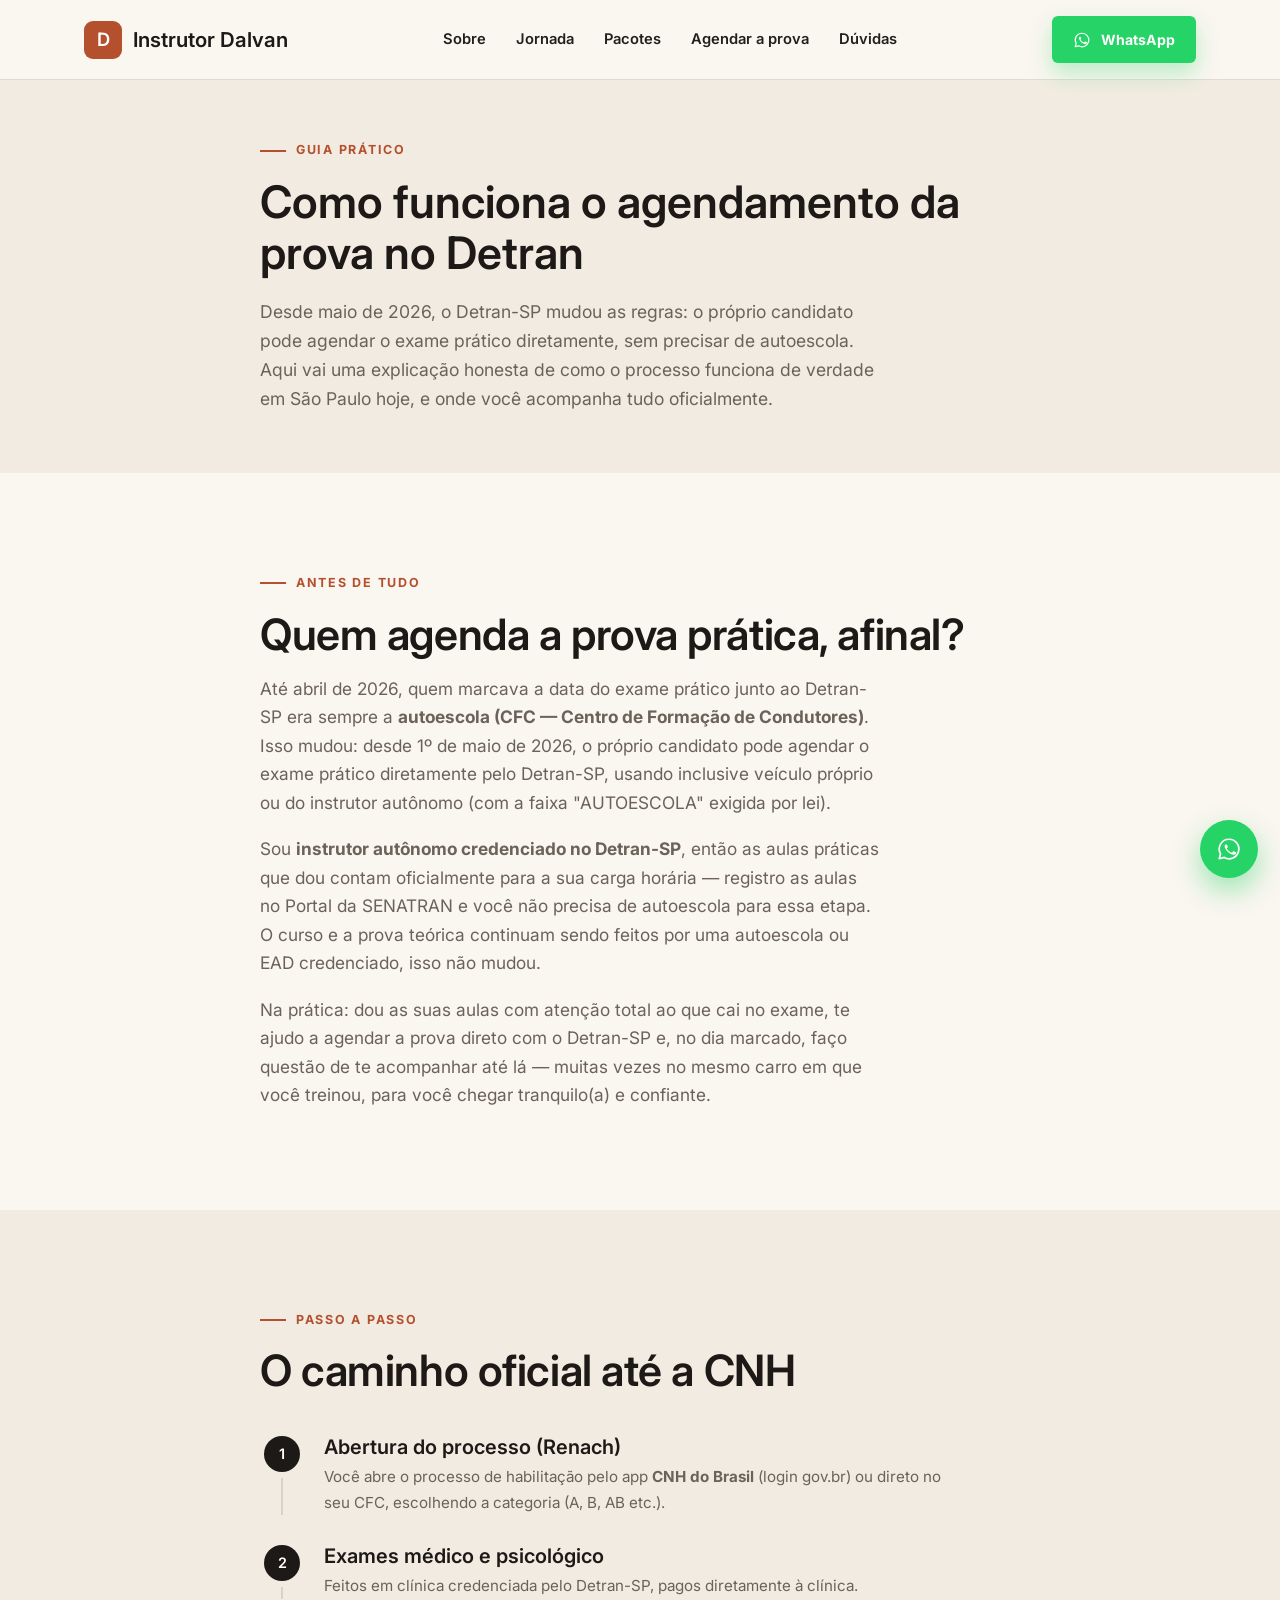
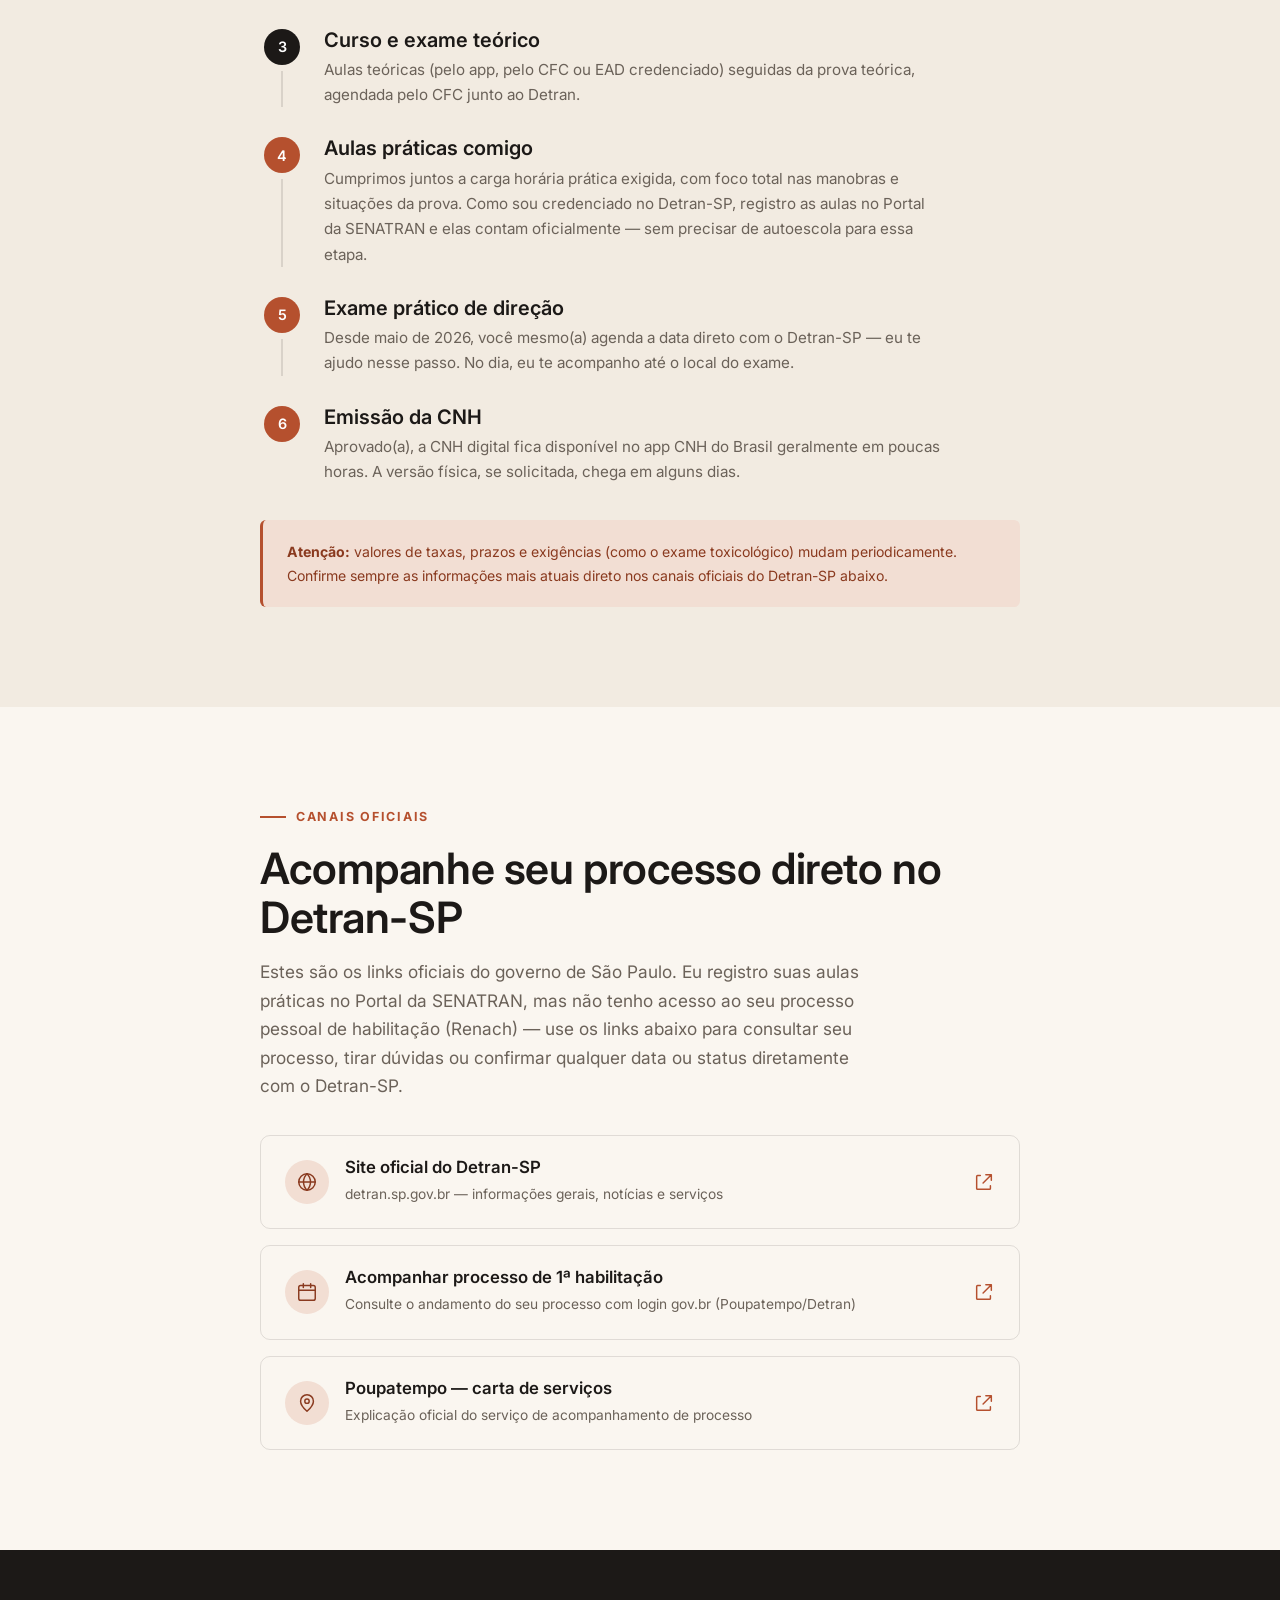
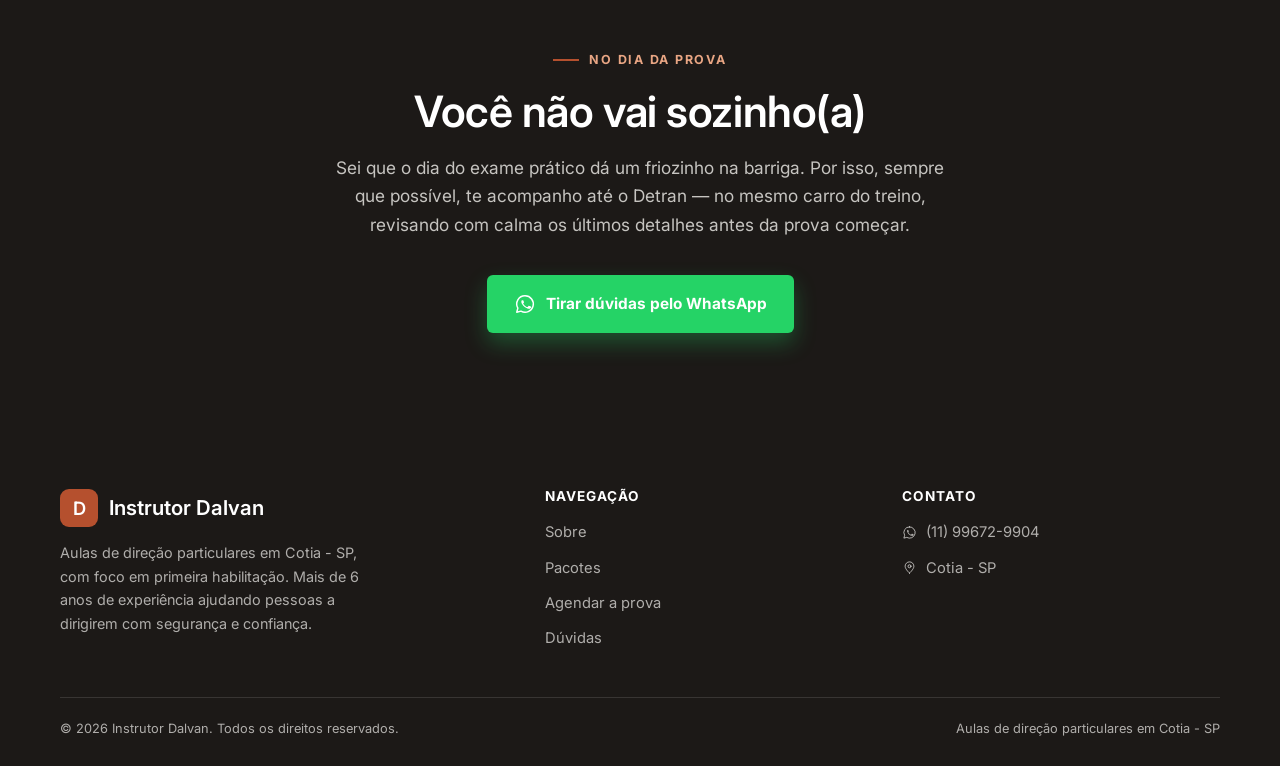
<file: prova/index.html>
<!DOCTYPE html>
<html lang="pt-BR">
<head>
<meta charset="UTF-8">
<meta name="viewport" content="width=device-width, initial-scale=1.0">

<!-- Google tag (gtag.js) -->
<script async src="https://www.googletagmanager.com/gtag/js?id=G-EEBPNEE341"></script>
<script>
  window.dataLayer = window.dataLayer || [];
  function gtag(){dataLayer.push(arguments);}
  gtag('js', new Date());

  gtag('config', 'G-EEBPNEE341');
</script>

<title>Como Agendar a Prova do Detran | Instrutor Dalvan - Cotia SP</title>
<meta name="description" content="Entenda como funciona o agendamento da prova prática de direção no Detran-SP em 2026, como as aulas com um instrutor autônomo credenciado contam oficialmente para sua carga horária e como acompanhar seu processo de habilitação online.">
<meta name="keywords" content="agendar prova detran, exame pratico detran sp, acompanhar processo habilitacao, detran sp cotia, primeira habilitacao">
<meta name="author" content="Instrutor Dalvan">
<meta name="robots" content="index, follow, max-image-preview:large">
<link rel="canonical" href="https://instrutordalvan.com.br/prova/">

<meta name="geo.region" content="BR-SP">
<meta name="geo.placename" content="Cotia">

<meta property="og:type" content="article">
<meta property="og:site_name" content="Instrutor Dalvan">
<meta property="og:title" content="Como Agendar a Prova do Detran | Instrutor Dalvan">
<meta property="og:description" content="Passo a passo de como funciona o agendamento da prova prática de direção em São Paulo, com links diretos para os canais oficiais do Detran-SP.">
<meta property="og:image" content="https://instrutordalvan.com.br/img/nova-capa-compartilhamento.jpg">
<meta property="og:image:secure_url" content="https://instrutordalvan.com.br/img/nova-capa-compartilhamento.jpg">
<meta property="og:image:width" content="1200">
<meta property="og:image:height" content="630">
<meta property="og:image:type" content="image/jpeg">
<meta property="og:image:alt" content="Carro Celta do Instrutor Dalvan, usado nas aulas de direção em Cotia - SP">
<meta property="og:url" content="https://instrutordalvan.com.br/prova/">
<meta property="og:locale" content="pt_BR">
<meta name="twitter:card" content="summary_large_image">
<meta name="twitter:title" content="Como Agendar a Prova do Detran | Instrutor Dalvan">
<meta name="twitter:description" content="Passo a passo de como funciona o agendamento da prova prática de direção em São Paulo, com links diretos para os canais oficiais do Detran-SP.">
<meta name="twitter:image" content="https://instrutordalvan.com.br/img/nova-capa-compartilhamento.jpg">
<meta name="twitter:image:alt" content="Carro Celta do Instrutor Dalvan, usado nas aulas de direção em Cotia - SP">
<meta name="theme-color" content="#c1531f">

<link rel="icon" type="image/png" href="/img/favicon.png">
<link rel="stylesheet" href="/style.css">

<!-- Dados estruturados: passo a passo (ajuda Google e IAs a exibirem o guia direto na resposta) -->
<script type="application/ld+json">
{
  "@context": "https://schema.org",
  "@type": "HowTo",
  "name": "Como funciona o agendamento da prova prática do Detran-SP",
  "description": "Passo a passo oficial da primeira habilitação em São Paulo, da abertura do processo (Renach) até a emissão da CNH.",
  "step": [
    { "@type": "HowToStep", "position": 1, "name": "Abertura do processo (Renach)", "text": "Você abre o processo de habilitação pelo app CNH do Brasil (login gov.br) ou direto no seu CFC, escolhendo a categoria (A, B, AB etc.)." },
    { "@type": "HowToStep", "position": 2, "name": "Exames médico e psicológico", "text": "Feitos em clínica credenciada pelo Detran-SP, pagos diretamente à clínica." },
    { "@type": "HowToStep", "position": 3, "name": "Curso e exame teórico", "text": "Aulas teóricas (pelo app, pelo CFC ou EAD credenciado) seguidas da prova teórica, agendada pelo CFC junto ao Detran." },
    { "@type": "HowToStep", "position": 4, "name": "Aulas práticas com o Instrutor Dalvan", "text": "O aluno cumpre a carga horária prática exigida com o instrutor Dalvan, autônomo credenciado no Detran-SP, que registra as aulas oficialmente no Portal da SENATRAN — sem precisar de autoescola para essa etapa." },
    { "@type": "HowToStep", "position": 5, "name": "Exame prático de direção", "text": "Desde maio de 2026, o próprio aluno agenda a data diretamente com o Detran-SP. No dia, o instrutor acompanha o aluno até o local do exame." },
    { "@type": "HowToStep", "position": 6, "name": "Emissão da CNH", "text": "Aprovado(a), a CNH digital fica disponível no app CNH do Brasil geralmente em poucas horas." }
  ]
}
</script>

<!-- Dados estruturados: trilha de navegação -->
<script type="application/ld+json">
{
  "@context": "https://schema.org",
  "@type": "BreadcrumbList",
  "itemListElement": [
    { "@type": "ListItem", "position": 1, "name": "Início", "item": "https://instrutordalvan.com.br/" },
    { "@type": "ListItem", "position": 2, "name": "Como Agendar a Prova do Detran", "item": "https://instrutordalvan.com.br/prova/" }
  ]
}
</script>
</head>
<body>

<header>
  <nav class="nav">
    <a href="/" class="logo">
      <span class="logo-badge">D</span>
      Instrutor Dalvan
    </a>
    <ul class="nav-links" id="navLinks">
      <li><a href="/#sobre">Sobre</a></li>
      <li><a href="/#jornada">Jornada</a></li>
      <li><a href="/#pacotes">Pacotes</a></li>
      <li><a href="/prova/">Agendar a prova</a></li>
      <li><a href="/#faq">Dúvidas</a></li>
    </ul>
    <div class="nav-cta">
      <a class="btn btn-primary" href="https://wa.me/5511996729904?text=Ol%C3%A1%2C%20Dalvan!%20Tenho%20uma%20d%C3%BAvida%20sobre%20a%20prova%20do%20Detran." target="_blank" rel="noopener">
        <svg class="icon" viewBox="0 0 24 24" style="stroke:#fff; width:18px; height:18px;"><path d="M12 3a9 9 0 0 0-7.8 13.5L3 21l4.6-1.2A9 9 0 1 0 12 3z"/><path d="M8.4 8.3c.2-.5.5-.5.7-.5h.5c.2 0 .4 0 .6.4.2.5.7 1.6.7 1.7.1.1.1.3 0 .4-.1.2-.2.3-.3.4-.1.1-.3.3-.4.4-.1.1-.3.3-.1.6.2.3.8 1.3 1.7 2.1 1.2 1 2.1 1.3 2.5 1.5.3.1.5.1.6-.1.2-.2.7-.8.9-1.1.2-.3.4-.2.6-.1.2.1 1.5.7 1.8.8.3.1.5.2.5.3 0 .2 0 .9-.3 1.3-.3.4-1.4 1-2 1-.6 0-1.5-.2-3.4-1.2-2.4-1.3-3.9-3.8-4-4-.1-.2-1-1.3-1-2.5 0-1.2.6-1.8.8-2z" fill="currentColor" stroke="none"/></svg>
        WhatsApp
      </a>
      <button class="menu-toggle" id="menuToggle" aria-label="Abrir menu">&#9776;</button>
    </div>
  </nav>
</header>

<!-- =========================================================
     TOPO DA PÁGINA
     ========================================================= -->
<section style="padding-top:60px; padding-bottom:60px; background: var(--creme-2);">
  <div class="container-narrow">
    <span class="kicker">Guia prático</span>
    <h1 style="font-size:clamp(2rem,4vw,2.8rem); margin-bottom:18px;">Como funciona o agendamento da prova no Detran</h1>
    <p class="lead" style="font-size:1.1rem;">Desde maio de 2026, o Detran-SP mudou as regras: o próprio candidato pode agendar o exame prático diretamente, sem precisar de autoescola. Aqui vai uma explicação honesta de como o processo funciona de verdade em São Paulo hoje, e onde você acompanha tudo oficialmente.</p>
  </div>
</section>

<!-- =========================================================
     QUEM AGENDA A PROVA
     ========================================================= -->
<section>
  <div class="container-narrow">
    <span class="kicker">Antes de tudo</span>
    <h2>Quem agenda a prova prática, afinal?</h2>
    <p class="lead" style="margin-bottom:18px;">Até abril de 2026, quem marcava a data do exame prático junto ao Detran-SP era sempre a <b>autoescola (CFC — Centro de Formação de Condutores)</b>. Isso mudou: desde 1º de maio de 2026, o próprio candidato pode agendar o exame prático diretamente pelo Detran-SP, usando inclusive veículo próprio ou do instrutor autônomo (com a faixa "AUTOESCOLA" exigida por lei).</p>
    <p class="lead" style="margin-bottom:18px;">Sou <b>instrutor autônomo credenciado no Detran-SP</b>, então as aulas práticas que dou contam oficialmente para a sua carga horária — registro as aulas no Portal da SENATRAN e você não precisa de autoescola para essa etapa. O curso e a prova teórica continuam sendo feitos por uma autoescola ou EAD credenciado, isso não mudou.</p>
    <p class="lead" style="margin-bottom:0;">Na prática: dou as suas aulas com atenção total ao que cai no exame, te ajudo a agendar a prova direto com o Detran-SP e, no dia marcado, faço questão de te acompanhar até lá — muitas vezes no mesmo carro em que você treinou, para você chegar tranquilo(a) e confiante.</p>
  </div>
</section>

<!-- =========================================================
     PASSO A PASSO OFICIAL
     ========================================================= -->
<section style="background: var(--creme-2);">
  <div class="container-narrow">
    <span class="kicker">Passo a passo</span>
    <h2 style="margin-bottom:40px;">O caminho oficial até a CNH</h2>

    <div style="display:grid; gap:0;">

      <div style="display:grid; grid-template-columns: 44px 1fr; gap:20px; padding-bottom:30px;">
        <div style="display:flex; flex-direction:column; align-items:center;">
          <span style="width:36px;height:36px;border-radius:50%; background:var(--carvao); color:#fff; display:flex; align-items:center; justify-content:center; font-family:var(--serif); font-weight:600; font-size:.9rem;">1</span>
          <span style="flex:1; width:2px; background:var(--linha); margin-top:6px;"></span>
        </div>
        <div>
          <h3 style="margin-bottom:6px;">Abertura do processo (Renach)</h3>
          <p class="lead" style="font-size:.95rem;">Você abre o processo de habilitação pelo app <b>CNH do Brasil</b> (login gov.br) ou direto no seu CFC, escolhendo a categoria (A, B, AB etc.).</p>
        </div>
      </div>

      <div style="display:grid; grid-template-columns: 44px 1fr; gap:20px; padding-bottom:30px;">
        <div style="display:flex; flex-direction:column; align-items:center;">
          <span style="width:36px;height:36px;border-radius:50%; background:var(--carvao); color:#fff; display:flex; align-items:center; justify-content:center; font-family:var(--serif); font-weight:600; font-size:.9rem;">2</span>
          <span style="flex:1; width:2px; background:var(--linha); margin-top:6px;"></span>
        </div>
        <div>
          <h3 style="margin-bottom:6px;">Exames médico e psicológico</h3>
          <p class="lead" style="font-size:.95rem;">Feitos em clínica credenciada pelo Detran-SP, pagos diretamente à clínica.</p>
        </div>
      </div>

      <div style="display:grid; grid-template-columns: 44px 1fr; gap:20px; padding-bottom:30px;">
        <div style="display:flex; flex-direction:column; align-items:center;">
          <span style="width:36px;height:36px;border-radius:50%; background:var(--carvao); color:#fff; display:flex; align-items:center; justify-content:center; font-family:var(--serif); font-weight:600; font-size:.9rem;">3</span>
          <span style="flex:1; width:2px; background:var(--linha); margin-top:6px;"></span>
        </div>
        <div>
          <h3 style="margin-bottom:6px;">Curso e exame teórico</h3>
          <p class="lead" style="font-size:.95rem;">Aulas teóricas (pelo app, pelo CFC ou EAD credenciado) seguidas da prova teórica, agendada pelo CFC junto ao Detran.</p>
        </div>
      </div>

      <div style="display:grid; grid-template-columns: 44px 1fr; gap:20px; padding-bottom:30px;">
        <div style="display:flex; flex-direction:column; align-items:center;">
          <span style="width:36px;height:36px;border-radius:50%; background:var(--terracota); color:#fff; display:flex; align-items:center; justify-content:center; font-family:var(--serif); font-weight:600; font-size:.9rem;">4</span>
          <span style="flex:1; width:2px; background:var(--linha); margin-top:6px;"></span>
        </div>
        <div>
          <h3 style="margin-bottom:6px;">Aulas práticas comigo</h3>
          <p class="lead" style="font-size:.95rem;">Cumprimos juntos a carga horária prática exigida, com foco total nas manobras e situações da prova. Como sou credenciado no Detran-SP, registro as aulas no Portal da SENATRAN e elas contam oficialmente — sem precisar de autoescola para essa etapa.</p>
        </div>
      </div>

      <div style="display:grid; grid-template-columns: 44px 1fr; gap:20px; padding-bottom:30px;">
        <div style="display:flex; flex-direction:column; align-items:center;">
          <span style="width:36px;height:36px;border-radius:50%; background:var(--terracota); color:#fff; display:flex; align-items:center; justify-content:center; font-family:var(--serif); font-weight:600; font-size:.9rem;">5</span>
          <span style="flex:1; width:2px; background:var(--linha); margin-top:6px;"></span>
        </div>
        <div>
          <h3 style="margin-bottom:6px;">Exame prático de direção</h3>
          <p class="lead" style="font-size:.95rem;">Desde maio de 2026, você mesmo(a) agenda a data direto com o Detran-SP — eu te ajudo nesse passo. No dia, eu te acompanho até o local do exame.</p>
        </div>
      </div>

      <div style="display:grid; grid-template-columns: 44px 1fr; gap:20px;">
        <div style="display:flex; flex-direction:column; align-items:center;">
          <span style="width:36px;height:36px;border-radius:50%; background:var(--terracota); color:#fff; display:flex; align-items:center; justify-content:center; font-family:var(--serif); font-weight:600; font-size:.9rem;">6</span>
        </div>
        <div>
          <h3 style="margin-bottom:6px;">Emissão da CNH</h3>
          <p class="lead" style="font-size:.95rem;">Aprovado(a), a CNH digital fica disponível no app CNH do Brasil geralmente em poucas horas. A versão física, se solicitada, chega em alguns dias.</p>
        </div>
      </div>

    </div>

    <div style="margin-top:36px; padding:20px 24px; background: var(--terracota-luz); border-left:3px solid var(--terracota); border-radius: var(--radius-sm); font-size:.88rem; color: var(--terracota-escuro);">
      <b>Atenção:</b> valores de taxas, prazos e exigências (como o exame toxicológico) mudam periodicamente. Confirme sempre as informações mais atuais direto nos canais oficiais do Detran-SP abaixo.
    </div>
  </div>
</section>

<!-- =========================================================
     CANAIS OFICIAIS DO DETRAN-SP
     ========================================================= -->
<section>
  <div class="container-narrow">
    <span class="kicker">Canais oficiais</span>
    <h2 style="margin-bottom:16px;">Acompanhe seu processo direto no Detran-SP</h2>
    <p class="lead" style="margin-bottom:34px;">Estes são os links oficiais do governo de São Paulo. Eu registro suas aulas práticas no Portal da SENATRAN, mas não tenho acesso ao seu processo pessoal de habilitação (Renach) — use os links abaixo para consultar seu processo, tirar dúvidas ou confirmar qualquer data ou status diretamente com o Detran-SP.</p>

    <div style="display:grid; gap:16px;">

      <a href="https://www.detran.sp.gov.br" target="_blank" rel="noopener" style="display:flex; justify-content:space-between; align-items:center; gap:16px; padding:22px 24px; border:1.5px solid var(--linha); border-radius: var(--radius); transition: border-color .15s ease;">
        <div style="display:flex; gap:16px; align-items:center;">
          <span style="flex:none; width:44px;height:44px;border-radius:50%; background:var(--terracota-luz); color:var(--terracota-escuro); display:flex; align-items:center; justify-content:center;">
            <svg class="icon" viewBox="0 0 24 24"><circle cx="12" cy="12" r="9"/><path d="M3 12h18M12 3c2.5 2.5 3.8 5.8 3.8 9s-1.3 6.5-3.8 9c-2.5-2.5-3.8-5.8-3.8-9S9.5 5.5 12 3z"/></svg>
          </span>
          <div>
            <h3 style="font-size:1.05rem; margin-bottom:3px;">Site oficial do Detran-SP</h3>
            <span class="lead" style="font-size:.86rem;">detran.sp.gov.br — informações gerais, notícias e serviços</span>
          </div>
        </div>
        <svg class="icon" style="flex:none; color:var(--terracota);" viewBox="0 0 24 24"><path d="M14 4h6v6M20 4l-9 9M8 5H5a1 1 0 0 0-1 1v13a1 1 0 0 0 1 1h13a1 1 0 0 0 1-1v-3"/></svg>
      </a>

      <a href="https://operacoes.sp.gov.br/DetranWeb/acompanhamentoProcesso?idServicoCarta=F5EC8E09-F1BD-460A-84AF-254A529DFBDE" target="_blank" rel="noopener" style="display:flex; justify-content:space-between; align-items:center; gap:16px; padding:22px 24px; border:1.5px solid var(--linha); border-radius: var(--radius);">
        <div style="display:flex; gap:16px; align-items:center;">
          <span style="flex:none; width:44px;height:44px;border-radius:50%; background:var(--terracota-luz); color:var(--terracota-escuro); display:flex; align-items:center; justify-content:center;">
            <svg class="icon" viewBox="0 0 24 24"><rect x="3" y="5" width="18" height="16" rx="2"/><path d="M16 3v4M8 3v4M3 10h18"/></svg>
          </span>
          <div>
            <h3 style="font-size:1.05rem; margin-bottom:3px;">Acompanhar processo de 1ª habilitação</h3>
            <span class="lead" style="font-size:.86rem;">Consulte o andamento do seu processo com login gov.br (Poupatempo/Detran)</span>
          </div>
        </div>
        <svg class="icon" style="flex:none; color:var(--terracota);" viewBox="0 0 24 24"><path d="M14 4h6v6M20 4l-9 9M8 5H5a1 1 0 0 0-1 1v13a1 1 0 0 0 1 1h13a1 1 0 0 0 1-1v-3"/></svg>
      </a>

      <a href="https://www.poupatempo.sp.gov.br/carta/F5EC8E09-F1BD-460A-84AF-254A529DFBDE" target="_blank" rel="noopener" style="display:flex; justify-content:space-between; align-items:center; gap:16px; padding:22px 24px; border:1.5px solid var(--linha); border-radius: var(--radius);">
        <div style="display:flex; gap:16px; align-items:center;">
          <span style="flex:none; width:44px;height:44px;border-radius:50%; background:var(--terracota-luz); color:var(--terracota-escuro); display:flex; align-items:center; justify-content:center;">
            <svg class="icon" viewBox="0 0 24 24"><path d="M12 21s-7-6.2-7-11a7 7 0 0 1 14 0c0 4.8-7 11-7 11z"/><circle cx="12" cy="10" r="2.4"/></svg>
          </span>
          <div>
            <h3 style="font-size:1.05rem; margin-bottom:3px;">Poupatempo — carta de serviços</h3>
            <span class="lead" style="font-size:.86rem;">Explicação oficial do serviço de acompanhamento de processo</span>
          </div>
        </div>
        <svg class="icon" style="flex:none; color:var(--terracota);" viewBox="0 0 24 24"><path d="M14 4h6v6M20 4l-9 9M8 5H5a1 1 0 0 0-1 1v13a1 1 0 0 0 1 1h13a1 1 0 0 0 1-1v-3"/></svg>
      </a>

    </div>
  </div>
</section>

<!-- =========================================================
     NO DIA DA PROVA
     ========================================================= -->
<section style="background: var(--carvao); color:#fff;">
  <div class="container-narrow" style="text-align:center;">
    <span class="kicker center" style="color:#e8a583;">No dia da prova</span>
    <h2 style="color:#fff; margin-bottom:18px;">Você não vai sozinho(a)</h2>
    <p class="lead center" style="color:rgba(255,253,250,0.75); margin-bottom:36px;">Sei que o dia do exame prático dá um friozinho na barriga. Por isso, sempre que possível, te acompanho até o Detran — no mesmo carro do treino, revisando com calma os últimos detalhes antes da prova começar.</p>
    <a class="btn btn-primary" href="https://wa.me/5511996729904?text=Ol%C3%A1%2C%20Dalvan!%20Quero%20entender%20melhor%20como%20funciona%20o%20acompanhamento%20no%20dia%20da%20prova." target="_blank" rel="noopener">
      <svg class="icon" viewBox="0 0 24 24" style="stroke:#fff;"><path d="M12 3a9 9 0 0 0-7.8 13.5L3 21l4.6-1.2A9 9 0 1 0 12 3z"/><path d="M8.4 8.3c.2-.5.5-.5.7-.5h.5c.2 0 .4 0 .6.4.2.5.7 1.6.7 1.7.1.1.1.3 0 .4-.1.2-.2.3-.3.4-.1.1-.3.3-.4.4-.1.1-.3.3-.1.6.2.3.8 1.3 1.7 2.1 1.2 1 2.1 1.3 2.5 1.5.3.1.5.1.6-.1.2-.2.7-.8.9-1.1.2-.3.4-.2.6-.1.2.1 1.5.7 1.8.8.3.1.5.2.5.3 0 .2 0 .9-.3 1.3-.3.4-1.4 1-2 1-.6 0-1.5-.2-3.4-1.2-2.4-1.3-3.9-3.8-4-4-.1-.2-1-1.3-1-2.5 0-1.2.6-1.8.8-2z" fill="currentColor" stroke="none"/></svg>
      Tirar dúvidas pelo WhatsApp
    </a>
  </div>
</section>

<footer>
  <div class="container footer-grid">
    <div>
      <div class="logo" style="margin-bottom:14px;">
        <span class="logo-badge">D</span> Instrutor Dalvan
      </div>
      <p style="max-width:320px; font-size:.9rem;">Aulas de direção particulares em Cotia - SP, com foco em primeira habilitação. Mais de 6 anos de experiência ajudando pessoas a dirigirem com segurança e confiança.</p>
    </div>
    <div>
      <h4>Navegação</h4>
      <ul>
        <li><a href="/#sobre">Sobre</a></li>
        <li><a href="/#pacotes">Pacotes</a></li>
        <li><a href="/prova/">Agendar a prova</a></li>
        <li><a href="/#faq">Dúvidas</a></li>
      </ul>
    </div>
    <div>
      <h4>Contato</h4>
      <ul>
        <li><a href="https://wa.me/5511996729904" target="_blank" rel="noopener"><svg class="icon" style="width:15px;height:15px;" viewBox="0 0 24 24"><path d="M12 3a9 9 0 0 0-7.8 13.5L3 21l4.6-1.2A9 9 0 1 0 12 3z"/><path d="M8.4 8.3c.2-.5.5-.5.7-.5h.5c.2 0 .4 0 .6.4.2.5.7 1.6.7 1.7.1.1.1.3 0 .4-.1.2-.2.3-.3.4-.1.1-.3.3-.4.4-.1.1-.3.3-.1.6.2.3.8 1.3 1.7 2.1 1.2 1 2.1 1.3 2.5 1.5.3.1.5.1.6-.1.2-.2.7-.8.9-1.1.2-.3.4-.2.6-.1.2.1 1.5.7 1.8.8.3.1.5.2.5.3 0 .2 0 .9-.3 1.3-.3.4-1.4 1-2 1-.6 0-1.5-.2-3.4-1.2-2.4-1.3-3.9-3.8-4-4-.1-.2-1-1.3-1-2.5 0-1.2.6-1.8.8-2z" fill="currentColor" stroke="none"/></svg>(11) 99672-9904</a></li>
        <li><svg class="icon" style="width:15px;height:15px;" viewBox="0 0 24 24"><path d="M12 21s-7-6.2-7-11a7 7 0 0 1 14 0c0 4.8-7 11-7 11z"/><circle cx="12" cy="10" r="2.4"/></svg>Cotia - SP</li>
      </ul>
    </div>
  </div>
  <div class="container footer-bottom">
    <span>© <span id="ano"></span> Instrutor Dalvan. Todos os direitos reservados.</span>
    <span>Aulas de direção particulares em Cotia - SP</span>
  </div>
</footer>

<a class="whatsapp-float" href="https://wa.me/5511996729904?text=Ol%C3%A1%2C%20Dalvan!%20Tenho%20uma%20d%C3%BAvida%20sobre%20a%20prova%20do%20Detran." target="_blank" rel="noopener" aria-label="Chamar no WhatsApp">
  <svg class="icon" viewBox="0 0 24 24"><path d="M12 3a9 9 0 0 0-7.8 13.5L3 21l4.6-1.2A9 9 0 1 0 12 3z"/><path d="M8.4 8.3c.2-.5.5-.5.7-.5h.5c.2 0 .4 0 .6.4.2.5.7 1.6.7 1.7.1.1.1.3 0 .4-.1.2-.2.3-.3.4-.1.1-.3.3-.4.4-.1.1-.3.3-.1.6.2.3.8 1.3 1.7 2.1 1.2 1 2.1 1.3 2.5 1.5.3.1.5.1.6-.1.2-.2.7-.8.9-1.1.2-.3.4-.2.6-.1.2.1 1.5.7 1.8.8.3.1.5.2.5.3 0 .2 0 .9-.3 1.3-.3.4-1.4 1-2 1-.6 0-1.5-.2-3.4-1.2-2.4-1.3-3.9-3.8-4-4-.1-.2-1-1.3-1-2.5 0-1.2.6-1.8.8-2z" fill="currentColor" stroke="none"/></svg>
</a>

<script src="/script.js"></script>
</body>
</html>
</file>
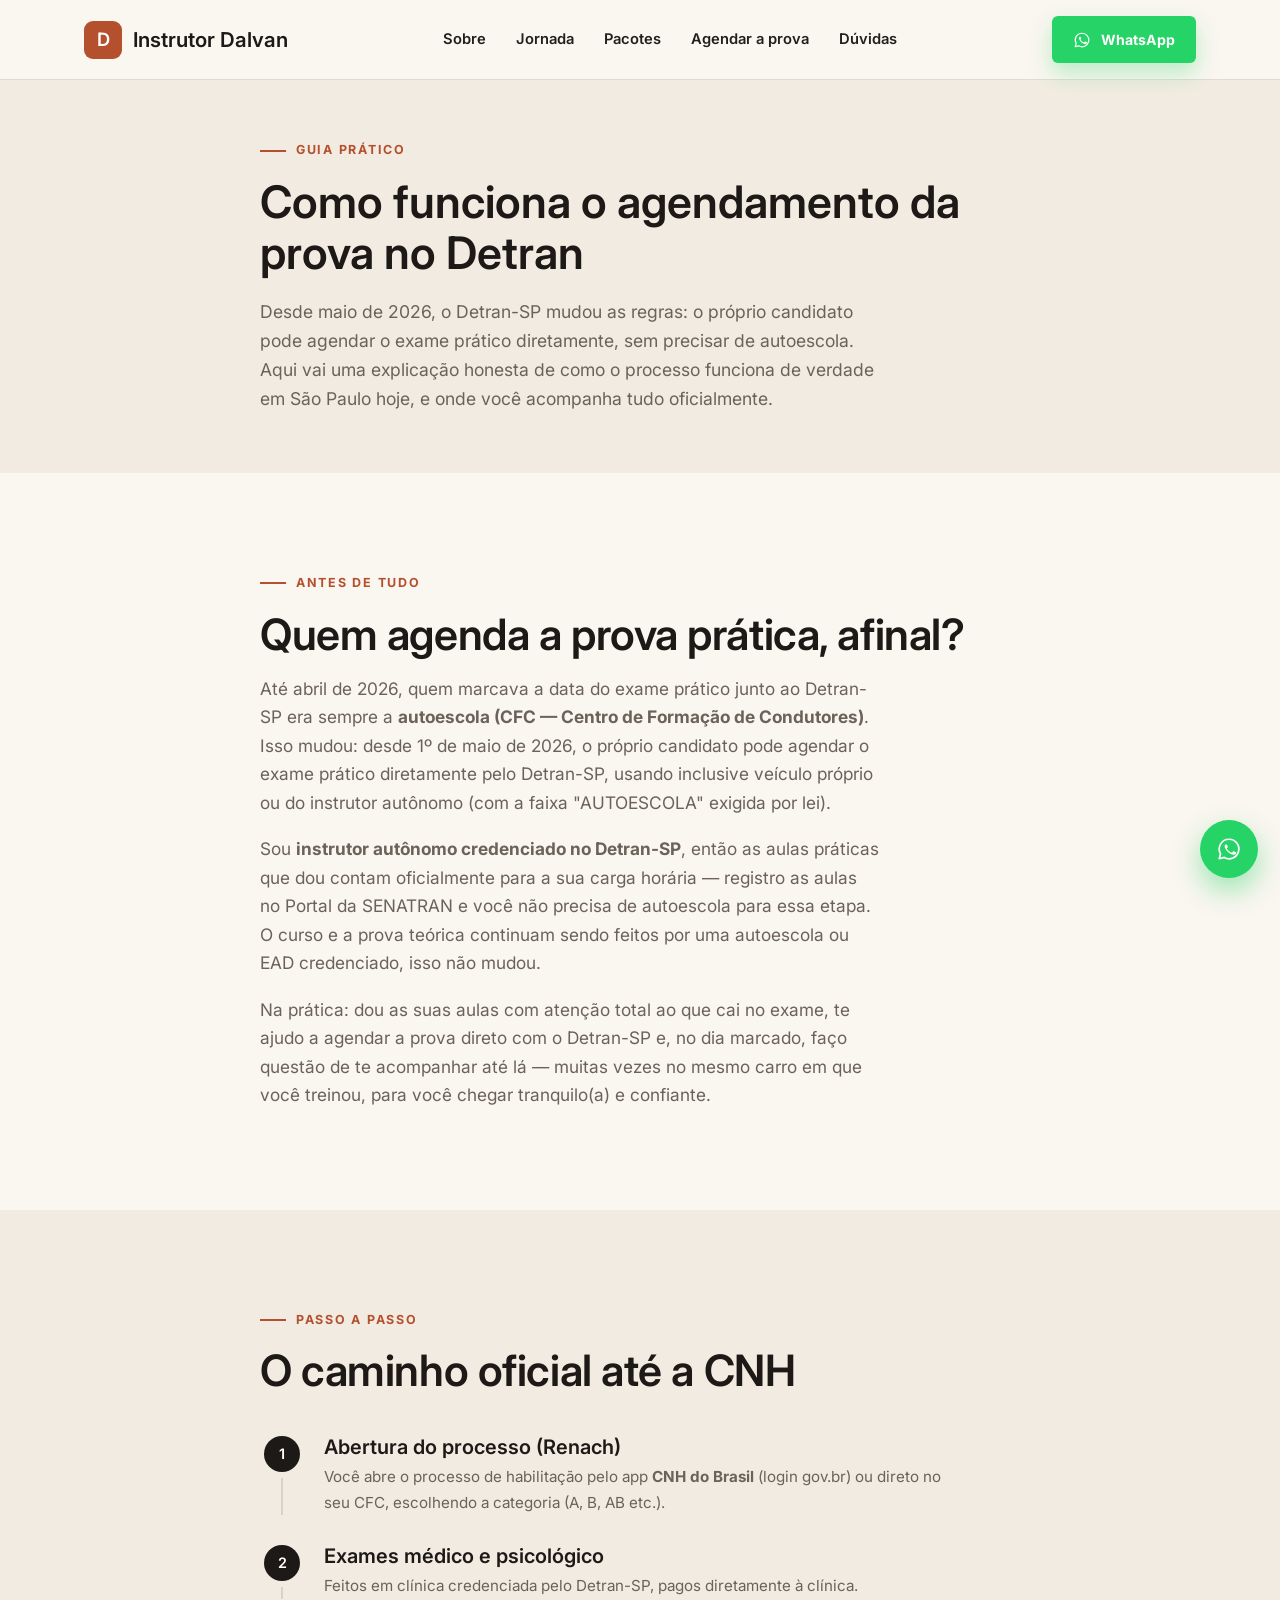
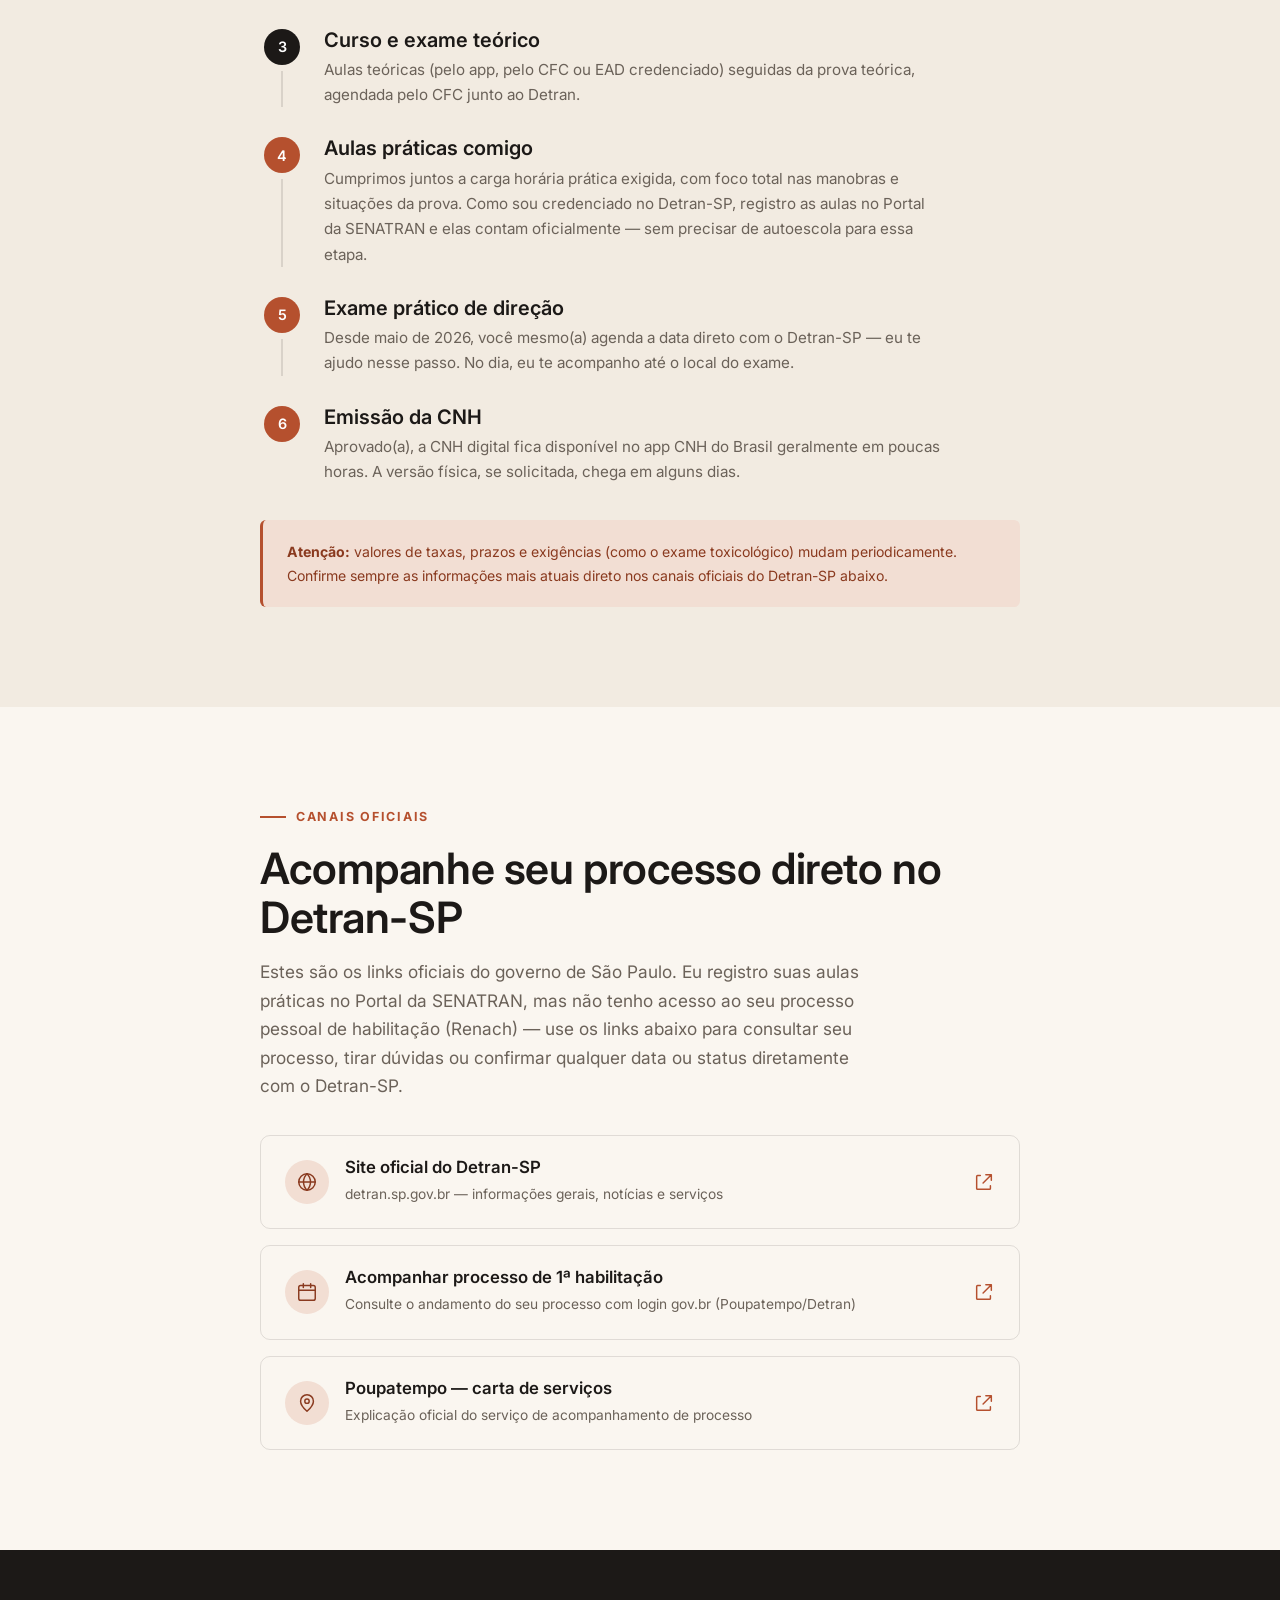
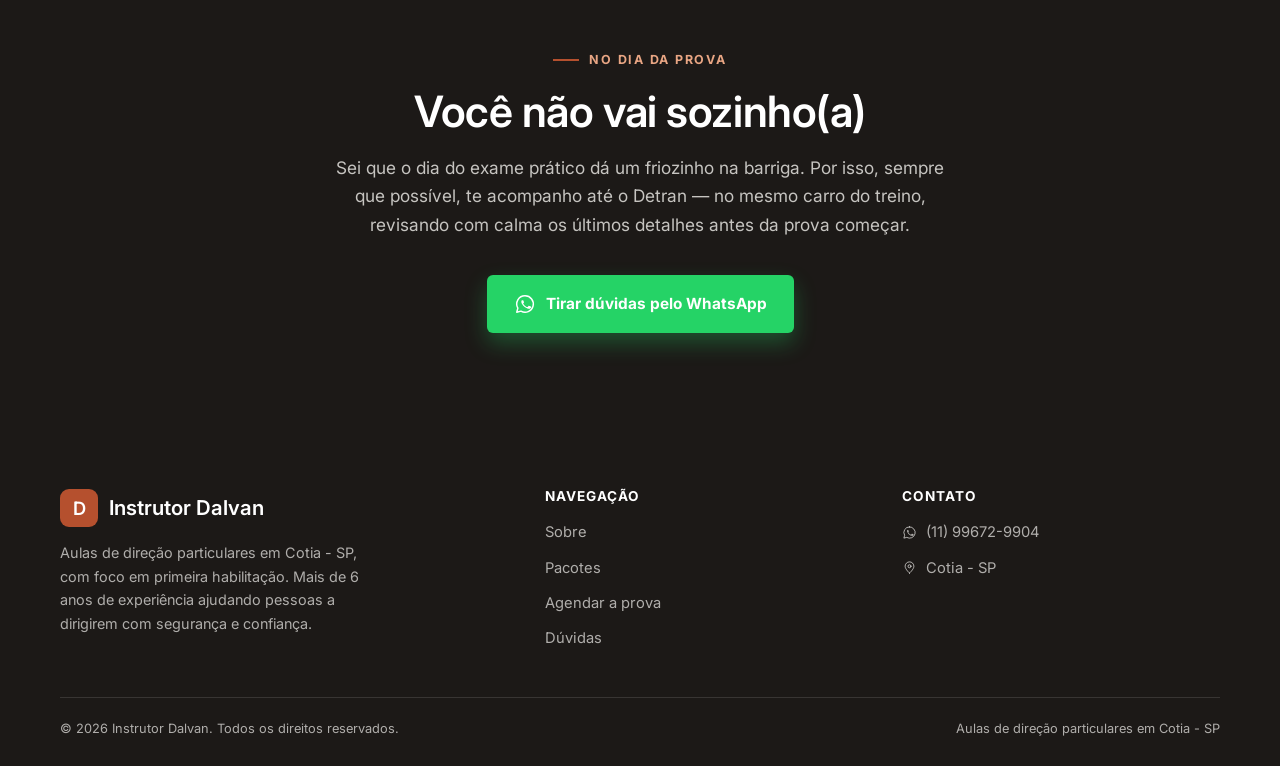
<file: prova.html>
<!DOCTYPE html>
<html lang="pt-BR">
<head>
<meta charset="UTF-8">
<title>Como Agendar a Prova do Detran | Instrutor Dalvan - Cotia SP</title>
<link rel="canonical" href="https://instrutordalvan.com.br/prova/">
<meta name="robots" content="noindex, follow">
<meta http-equiv="refresh" content="0; url=/prova/">
<script>window.location.replace('/prova/');</script>
</head>
<body>
<p>Esta página mudou de endereço. Se você não for redirecionado(a) automaticamente, <a href="/prova/">clique aqui</a>.</p>
</body>
</html>
</file>
<file: style.css>
/* =============================================================
   INSTRUTOR DALVAN — FOLHA DE ESTILO COMPARTILHADA
   Usada por index.html e prova.html.

   Para trocar as CORES do site inteiro, mexa apenas no bloco
   ":root" logo abaixo.
   ============================================================= */

@import url('https://fonts.googleapis.com/css2?family=Inter:wght@400;500;600;700;800&display=swap');

:root{
  /* Paleta: tons quentes e sóbrios (terracota + carvão) em vez de
     azul genérico de "SaaS" — passa mais confiança e identidade
     de negócio local. */
  --carvao: #1c1917;
  --carvao-2: #2b2622;
  --creme: #faf6f0;
  --creme-2: #f2ebe1;
  --papel: #fffdfa;
  --terracota: #b5502e;
  --terracota-escuro: #8a3a1f;
  --terracota-luz: #f2ded3;
  --verde-zap: #25D366;
  --tinta: #221f1c;
  --tinta-suave: #6b6259;
  --linha: rgba(34,31,28,0.12);
  --linha-clara: rgba(255,255,255,0.16);
  --radius-sm: 6px;
  --radius: 10px;
  --radius-lg: 22px;
  --sombra: 0 16px 40px rgba(28,25,23,0.10);
  /* Era uma serifada (Fraunces) — trocada por sans-serif comum a
     pedido: visual mais direto, menos "editorial/premium". Mantida
     como variável separada porque títulos, preços e números da
     jornada continuam referenciando var(--serif) no CSS e no HTML. */
  --serif: 'Inter', system-ui, -apple-system, Roboto, Arial, sans-serif;
  --sans: 'Inter', system-ui, -apple-system, Roboto, Arial, sans-serif;
}

*{box-sizing:border-box; margin:0; padding:0;}
html{scroll-behavior:smooth;}
body{
  font-family: var(--sans);
  color: var(--tinta);
  background: var(--creme);
  line-height: 1.65;
  overflow-x:hidden;
  -webkit-font-smoothing:antialiased;
}
img{max-width:100%; display:block;}
a{color:inherit; text-decoration:none;}
ul{list-style:none;}
section{padding: 100px 24px;}
.container{max-width: 1160px; margin: 0 auto;}
.container-narrow{max-width: 760px; margin: 0 auto;}

h1,h2,h3,h4{font-family: var(--serif); font-weight:600; line-height:1.14; color: var(--carvao);}
h2{font-size: clamp(1.9rem, 3.4vw, 2.7rem); margin-bottom: 16px; letter-spacing:-0.01em;}
h3{font-size: 1.25rem;}
.lead{color: var(--tinta-suave); font-size: 1.08rem; max-width: 620px;}
.center{text-align:center; margin-left:auto; margin-right:auto;}

.kicker{
  display:flex;
  align-items:center;
  gap:10px;
  color: var(--terracota);
  font-weight:700;
  font-size: 0.78rem;
  letter-spacing: 0.14em;
  text-transform: uppercase;
  margin-bottom: 16px;
}
.kicker::before{
  content:"";
  width:26px; height:2px;
  background: var(--terracota);
  display:inline-block;
}
.kicker.center{justify-content:center;}

/* ---------- BOTÕES ---------- */
.btn{
  display:inline-flex;
  align-items:center;
  gap:10px;
  padding: 15px 26px;
  border-radius: var(--radius-sm);
  font-weight:700;
  font-size: 0.96rem;
  border: 1.5px solid transparent;
  cursor:pointer;
  transition: transform .15s ease, box-shadow .15s ease, background .15s ease, border-color .15s ease;
  white-space:nowrap;
}
.btn svg{flex:none;}
.btn:hover{transform: translateY(-2px);}
.btn-primary{background: var(--verde-zap); color:#fff; box-shadow: 0 10px 22px rgba(37,211,102,0.3);}
.btn-dark{background: var(--carvao); color:#fff;}
.btn-terracota{background: var(--terracota); color:#fff; box-shadow: 0 10px 22px rgba(181,80,46,0.28);}
.btn-outline-light{background: transparent; color: var(--papel); border-color: var(--linha-clara);}
.btn-outline-dark{background: transparent; color: var(--carvao); border-color: rgba(28,25,23,0.22);}
.btn-outline-dark:hover{border-color: var(--carvao);}

/* ---------- CABEÇALHO ---------- */
header{
  position: sticky; top:0; left:0; right:0;
  z-index: 999;
  background: rgba(250,246,240,0.92);
  backdrop-filter: blur(10px);
  border-bottom: 1px solid var(--linha);
}
.nav{
  max-width:1160px; margin:0 auto;
  display:flex; align-items:center; justify-content:space-between;
  padding: 16px 24px;
}
.logo{font-family:var(--serif); font-weight:600; font-size:1.28rem; display:flex; align-items:center; gap:11px; color:var(--carvao);}
.logo-badge{
  width:38px;height:38px;border-radius:9px;
  background: var(--terracota);
  color:#fff; display:flex; align-items:center; justify-content:center;
  font-family: var(--serif); font-size:1.15rem;
}
.nav-links{display:flex; gap: 30px; font-weight:600; font-size:.92rem; color: var(--tinta);}
.nav-links a{position:relative; padding: 4px 0;}
.nav-links a:hover{color:var(--terracota);}
.nav-cta{display:flex; align-items:center; gap:18px;}
.nav-cta .btn{padding:11px 20px; font-size:.88rem;}
.menu-toggle{display:none; background:none; border:none; font-size:1.5rem; cursor:pointer; color:var(--carvao);}

@media (max-width: 860px){
  .nav-links{
    position:absolute; top:100%; left:0; right:0;
    background: var(--papel); flex-direction:column; gap:0;
    max-height:0; overflow:hidden;
    transition: max-height .25s ease;
    border-bottom: 1px solid var(--linha);
  }
  .nav-links.open{max-height:360px;}
  .nav-links a{display:block; padding:16px 24px; border-top:1px solid var(--linha);}
  .menu-toggle{display:block;}
}

/* Abaixo de ~480px o logo + botão WhatsApp + menu não cabem numa
   linha só com o tamanho padrão — encolhe para evitar quebra de
   linha no nome e corte do ícone do menu. */
@media (max-width: 480px){
  .nav{ padding: 14px 16px; }
  .logo{ font-size: 1.02rem; gap: 8px; white-space: nowrap; }
  .logo-badge{ width:32px; height:32px; font-size:1rem; }
  .nav-cta{ gap: 8px; }
  .nav-cta .btn{ padding: 9px 12px; font-size: .76rem; }
}

/* ---------- ÍCONES (SVG simples e consistentes) ---------- */
.icon{width:22px; height:22px; stroke: currentColor; fill:none; stroke-width:1.6; stroke-linecap:round; stroke-linejoin:round;}
.icon-lg{width:28px; height:28px;}

/* ---------- FAIXA DE CONFIANÇA ---------- */
.trust-strip{
  background: var(--carvao);
  color: var(--papel);
  padding: 30px 24px;
}
.trust-strip .container{
  display:flex; flex-wrap:wrap; justify-content:space-between; gap:24px;
}
.trust-item{display:flex; align-items:center; gap:14px; flex:1; min-width:200px;}
.trust-item .icon{color: var(--terracota); flex:none;}
.trust-item strong{display:block; font-family:var(--serif); font-size:1.3rem; font-weight:600;}
.trust-item span{font-size:.82rem; color: rgba(255,253,250,0.65); font-weight:500;}

/* ---------- RODAPÉ FLUTUANTE WHATSAPP ---------- */
.whatsapp-float{
  position:fixed; bottom:22px; right:22px; z-index:998;
  background: var(--verde-zap); color:#fff;
  width:58px;height:58px;border-radius:50%;
  display:flex; align-items:center; justify-content:center;
  box-shadow: 0 12px 28px rgba(37,211,102,0.45);
}
.whatsapp-float .icon{width:26px; height:26px; stroke:#fff;}

/* ---------- RODAPÉ ---------- */
footer{ padding: 56px 24px 26px; background: var(--carvao); color: rgba(255,253,250,0.65); }
.footer-grid{
  display:grid; grid-template-columns: 1.4fr 1fr 1fr; gap:40px; margin-bottom:36px;
}
.footer-grid .logo{color:#fff;}
.footer-grid h4{color:#fff; margin-bottom:16px; font-size:.85rem; font-family:var(--sans); text-transform:uppercase; letter-spacing:.08em; font-weight:700;}
.footer-grid li{margin-bottom:11px; font-size:.92rem; display:flex; align-items:center; gap:9px;}
/* O gap do li só vale para filhos diretos: como os links de telefone/
   Instagram têm ícone+texto dentro do <a>, sem isso o espaçamento
   dependia do desenho de cada ícone (ficava colado no Instagram). */
.footer-grid a{display:flex; align-items:center; gap:9px;}
.footer-grid a:hover{color:#fff;}
.footer-bottom{
  border-top:1px solid rgba(255,255,255,0.12); padding-top:20px;
  display:flex; flex-wrap:wrap; justify-content:space-between; gap:10px; font-size:.8rem;
}
@media (max-width:860px){ .footer-grid{grid-template-columns:1fr;} }

/* ---------- GRIDS RESPONSIVOS ---------- */
/* Usados no lugar de grid inline, para que tudo empilhe em 1
   coluna corretamente no celular. */
.grid-2{ display:grid; grid-template-columns: 1.05fr 0.95fr; gap:64px; align-items:center; }
.grid-2-rev{ display:grid; grid-template-columns: 0.85fr 1.15fr; gap:64px; align-items:center; }
.grid-2-even{ display:grid; grid-template-columns: 1fr 1fr; gap:64px; align-items:center; }
.grid-3{ display:grid; grid-template-columns: repeat(3,1fr); gap:24px; align-items:stretch; }
.cards-3{ display:grid; grid-template-columns: repeat(3,1fr); gap:1px; background:var(--linha); border:1px solid var(--linha); border-radius:var(--radius); overflow:hidden; }
.plan-featured{ transform: translateY(-10px); }

@media (max-width: 900px){
  .grid-2, .grid-2-rev, .grid-2-even, .grid-3, .cards-3{ grid-template-columns: 1fr; }
  .hero-visual-col{ order:-1; }
  .plan-featured{ transform:none; }
  section{ padding: 64px 20px; }
}

@media (max-width: 480px){
  /* offset negativo original (-22px) encostava na borda da tela nos
     celulares mais estreitos; reduz o quanto o selo "escapa" da foto. */
  .hero-badge{ left:-8px; bottom:-16px; max-width:210px; padding:14px 16px; }
}

/* Botões com texto longo (ex: CTA final de prova.html) estouram a
   largura da tela em aparelhos bem estreitos (~320px) porque o texto
   não pode quebrar linha. Abaixo desse ponto, deixa quebrar e centraliza. */
@media (max-width: 400px){
  .btn{ white-space: normal; justify-content:center; text-align:center; }
}

.reveal{transition: opacity .6s ease, transform .6s ease;}
.js-ready .reveal{opacity:0; transform: translateY(20px);}
.js-ready .reveal.visible{opacity:1; transform:none;}

/* ---------- FAQ (accordion) ---------- */
.faq-q span{transition: transform .2s ease; display:inline-block;}
.faq-item.open .faq-q span{transform: rotate(45deg);}
.faq-item.open .faq-a{max-height:260px !important; margin-top:12px;}

/* ---------- Links dentro de parágrafos (ex: dentro do FAQ) ---------- */
.faq-a a{text-decoration: underline;}
</file>
